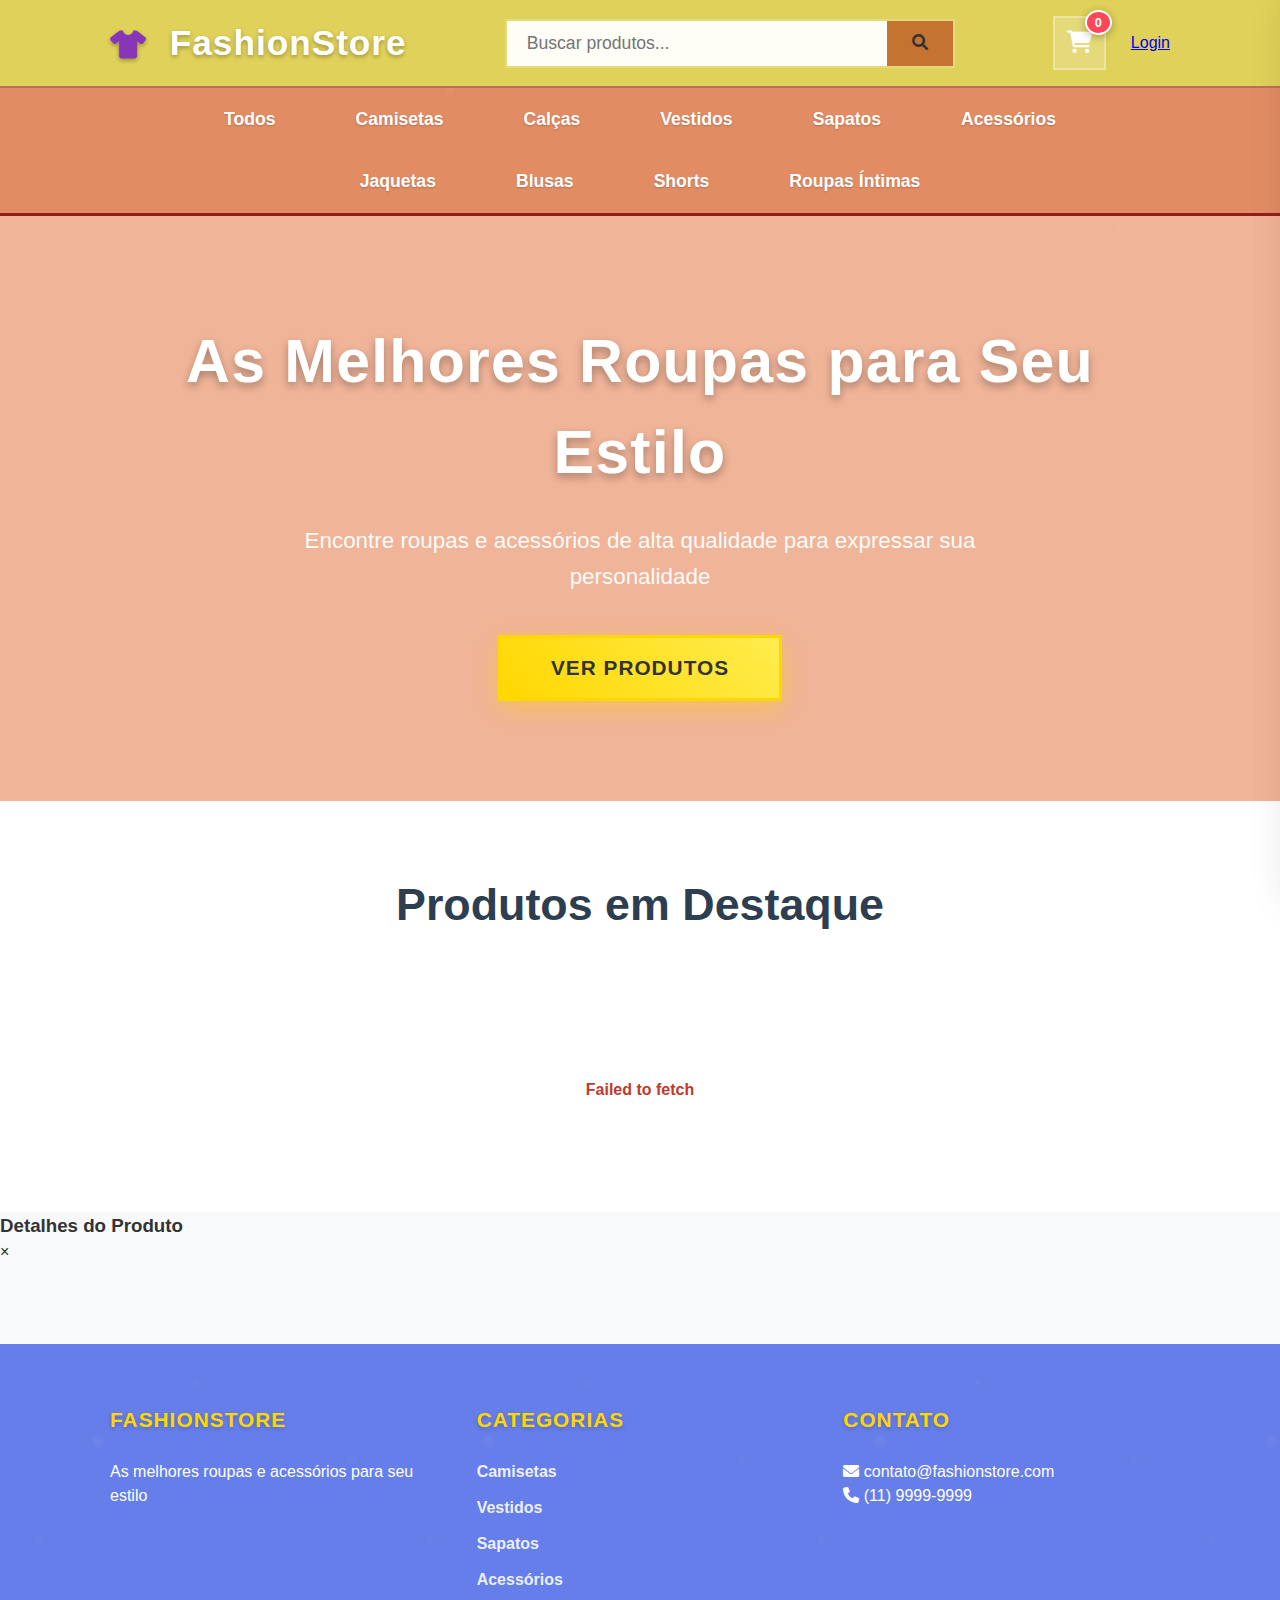
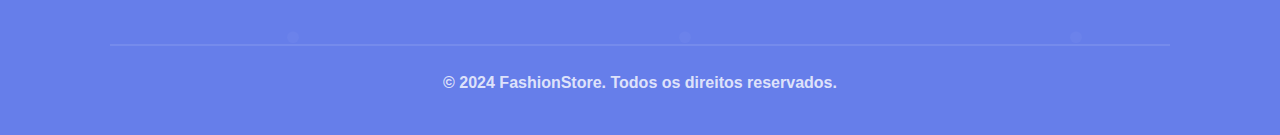
<file: index.html>
<!DOCTYPE html>
<html lang="pt-BR">
<head>
    <meta charset="UTF-8">
    <meta name="viewport" content="width=device-width, initial-scale=1.0">
    <link rel="stylesheet" href="./FrontEnd/css/style.css">
    <link href="https://cdnjs.cloudflare.com/ajax/libs/font-awesome/6.0.0/css/all.min.css" rel="stylesheet">
    <script src="./FrontEnd/js/app.js" defer></script>
    <title>FashionStore - Roupas e Acessórios</title>
</head>
<body>
    <!-- Header -->
    <header class="header">
        <div class="container">
            <div class="header-content">
                <div class="logo">
                    <h1><i class="fas fa-tshirt"></i> FashionStore</h1>
                </div>
                <div class="search-bar">
                    <input type="text" id="searchInput" placeholder="Buscar produtos...">
                    <button id="searchBtn"><i class="fas fa-search"></i></button>
                </div>
                <div class="header-actions">
                    <button id="cartBtn" class="cart-btn">
                        <i class="fas fa-shopping-cart"></i>
                        <span id="cartCount">0</span>
                    </button>
                    <div class="user-menu">
                        <a href="./FrontEnd/html/login.html" id="loginLink">Login</a>
                        <div id="userInfo" class="user-info" style="display: none;">
                            <span id="userName"></span>
                            <button id="logoutBtn">Sair</button>
                        </div>
                    </div>
                </div>
            </div>
        </div>
    </header>

    <!-- Navigation -->
    <nav class="nav">
        <div class="container">
            <ul class="nav-list">
                <li><a href="#" data-category="all">Todos</a></li>
                <li><a href="#" data-category="Camisetas">Camisetas</a></li>
                <li><a href="#" data-category="Calças">Calças</a></li>
                <li><a href="#" data-category="Vestidos">Vestidos</a></li>
                <li><a href="#" data-category="Sapatos">Sapatos</a></li>
                <li><a href="#" data-category="Acessórios">Acessórios</a></li>
                <li><a href="#" data-category="Jaquetas">Jaquetas</a></li>
                <li><a href="#" data-category="Blusas">Blusas</a></li>
                <li><a href="#" data-category="Shorts">Shorts</a></li>
                <li><a href="#" data-category="Roupas Íntimas">Roupas Íntimas</a></li>
            </ul>
        </div>
    </nav>

    <!-- Hero Section -->
    <section class="hero">
        <div class="container">
            <div class="hero-content">
                <h2>As Melhores Roupas para Seu Estilo</h2>
                <p>Encontre roupas e acessórios de alta qualidade para expressar sua personalidade</p>
                <button class="cta-btn" onclick="scrollToProducts()">Ver Produtos</button>
            </div>
        </div>
    </section>

    <!-- Products Section -->
    <section class="products" id="products">
        <div class="container">
            <h2 class="section-title">Produtos em Destaque</h2>
            <div class="products-grid" id="productsGrid">
                <!-- Products will be loaded here -->
            </div>
            <div class="loading" id="loading">Carregando produtos...</div>
            <div class="error" id="error" style="display: none;"></div>
        </div>
    </section>

    <!-- Cart Sidebar -->
    <div id="cartSidebar" class="cart-sidebar">
        <div class="cart-header">
            <h3>Carrinho</h3>
            <span class="cart-close">&times;</span>
        </div>
        <div class="cart-body" id="cartItems">
            <!-- Cart items will be loaded here -->
        </div>
        <div class="cart-footer">
            <div class="cart-total">
                <strong>Total: R$ <span id="cartTotal">0.00</span></strong>
            </div>
            <button id="checkoutBtn" class="checkout-btn">Finalizar</button>
        </div>
    </div>


    <!-- Product Details Modal -->
    <div id="productModal" class="modal">
        <div class="modal-content large-modal">
            <div class="modal-header">
                <h3 id="productModalTitle">Detalhes do Produto</h3>
                <span class="close">&times;</span>
            </div>
            <div class="modal-body" id="productDetails">
                <!-- Product details will be loaded here -->
            </div>
        </div>
    </div>

    <!-- Admin Panel (hidden by default) -->
    <div id="adminPanel" style="display: none;">
        <button id="adminBtn" class="admin-btn">Painel Admin</button>
    </div>

    <!-- Footer -->
    <footer class="footer">
        <div class="container">
            <div class="footer-content">
                <div class="footer-section">
                    <h4>FashionStore</h4>
                    <p>As melhores roupas e acessórios para seu estilo</p>
                </div>
                <div class="footer-section">
                    <h4>Categorias</h4>
                    <ul>
                        <li><a href="#" data-category="Camisetas">Camisetas</a></li>
                        <li><a href="#" data-category="Vestidos">Vestidos</a></li>
                        <li><a href="#" data-category="Sapatos">Sapatos</a></li>
                        <li><a href="#" data-category="Acessórios">Acessórios</a></li>
                    </ul>
                </div>
                <div class="footer-section">
                    <h4>Contato</h4>
                    <p><i class="fas fa-envelope"></i> contato@fashionstore.com</p>
                    <p><i class="fas fa-phone"></i> (11) 9999-9999</p>
                </div>
            </div>
            <div class="footer-bottom">
                <p>&copy; 2024 FashionStore. Todos os direitos reservados.</p>
            </div>
        </div>
    </footer>
</body>
</html>
</file>
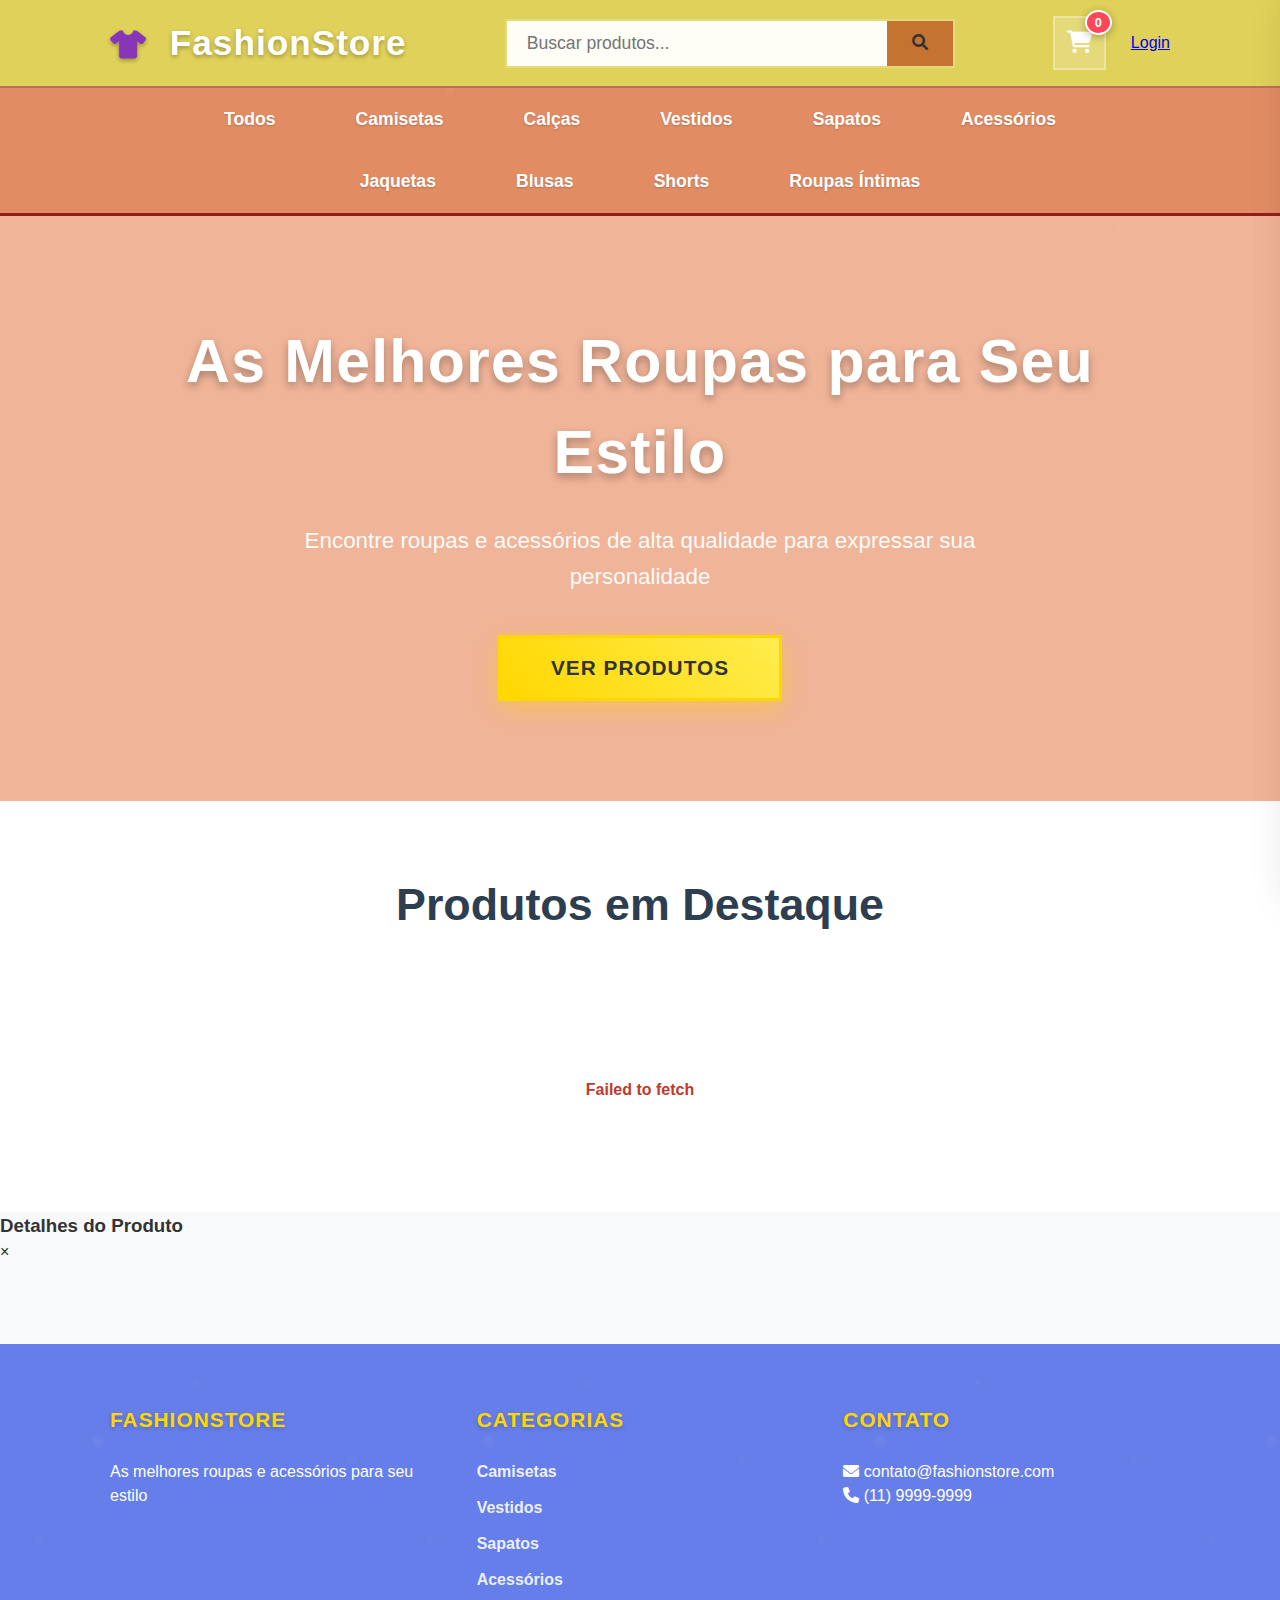
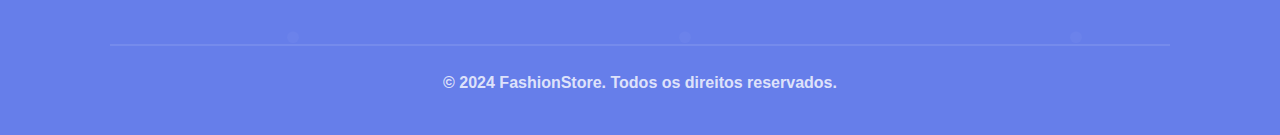
<file: FrontEnd/html/atualProd.html>
<!DOCTYPE html>
<html lang="pt-BR">

<head>
    <meta charset="UTF-8">
    <meta name="viewport" content="width=device-width, initial-scale=1.0">
    <link rel="stylesheet" href="../css/admin.css">
    <script src="../js/atualProduto.js" defer></script>
    <title>FashionStore Admin</title>
</head>

<body>
    <header class="admin-header">
        <div class="container">
            <div class="admin-header-content">
                <div class="admin-logo">
                    <h1><i class="fas fa-tshirt"></i> FashionStore Admin</h1>
                </div>
                <div class="admin-user-info">
                    <span id="adminUserName"></span>
                </div>
            </div>
        </div>
    </header>

    <nav class="admin-nav">
        <ul>
            <li><a href="./produto.html">Gestão Produto</a></li>
            <li><a href="./atualProd.html" class="active">Atualizar Produto</a></li>
            <li><a href="./delProd.html">Apagar Produto</a></li>
            <li><a href="./consultaProd.html">Consultar Produto</a></li>
            <li><a href="../../index.html">Voltar ao Site</a></li>
        </ul>
    </nav>

    <main class="admin-main">
        <div class="admin-container">
            <section class="admin-section">
                <h2><i class="fas fa-edit"></i> Atualizar Produto</h2>
                <form class="admin-form">
                    <div class="admin-form-group">
                        <label for="codProduto">Código do Produto *</label>
                        <input type="number" id="codProduto" required placeholder="Ex: 1">
                    </div>

                    <div class="admin-form-group">
                        <label for="nome">Nome do Produto *</label>
                        <input type="text" id="nome" required placeholder="Ex: Camiseta Básica Branca">
                    </div>

                    <div class="admin-form-group">
                        <label for="modelo">Modelo *</label>
                        <input type="text" id="modelo" required placeholder="Ex: M">
                    </div>

                    <div class="admin-form-group">
                        <label for="categoria">Categoria *</label>
                        <select id="categoria" required>
                            <option value="">Selecione uma categoria</option>
                            <option value="Camisetas">Camisetas</option>
                            <option value="Calças">Calças</option>
                            <option value="Vestidos">Vestidos</option>
                            <option value="Sapatos">Sapatos</option>
                            <option value="Acessórios">Acessórios</option>
                            <option value="Jaquetas">Jaquetas</option>
                            <option value="Blusas">Blusas</option>
                            <option value="Shorts">Shorts</option>
                            <option value="Roupas Íntimas">Roupas Íntimas</option>
                            <option value="Other">Outro</option>
                        </select>
                    </div>

                    <div class="admin-form-group">
                        <label for="marca">Marca *</label>
                        <input type="text" id="marca" required placeholder="Ex: Zara">
                    </div>

                    <div class="admin-form-group">
                        <label for="preco">Preço Unitário (R$) *</label>
                        <input type="number" id="preco" step="0.01" required placeholder="0.00">
                    </div>

                    <div class="admin-form-group">
                        <label for="imagem_url">URL da Imagem</label>
                        <input type="text" id="imagem_url" placeholder="https://exemplo.com/imagem.jpg">
                    </div>

                    <div class="admin-form-group admin-form-group-full">
                        <label for="descricao">Descrição</label>
                        <textarea id="descricao" rows="4" placeholder="Descrição detalhada do produto..."></textarea>
                    </div>

                    <div class="admin-form-group">
                        <label for="ativo">
                            <input type="checkbox" id="ativo" checked> Produto Ativo
                        </label>
                    </div>

                    <div class="admin-form-group">
                        <button type="submit" id="atualProd" class="admin-btn">
                            <i class="fas fa-save"></i> Atualizar Produto
                        </button>
                    </div>
                </form>
                <div id="resProd" class="admin-message"></div>
            </section>
        </div>
    </main>
</body>

</html>
</file>
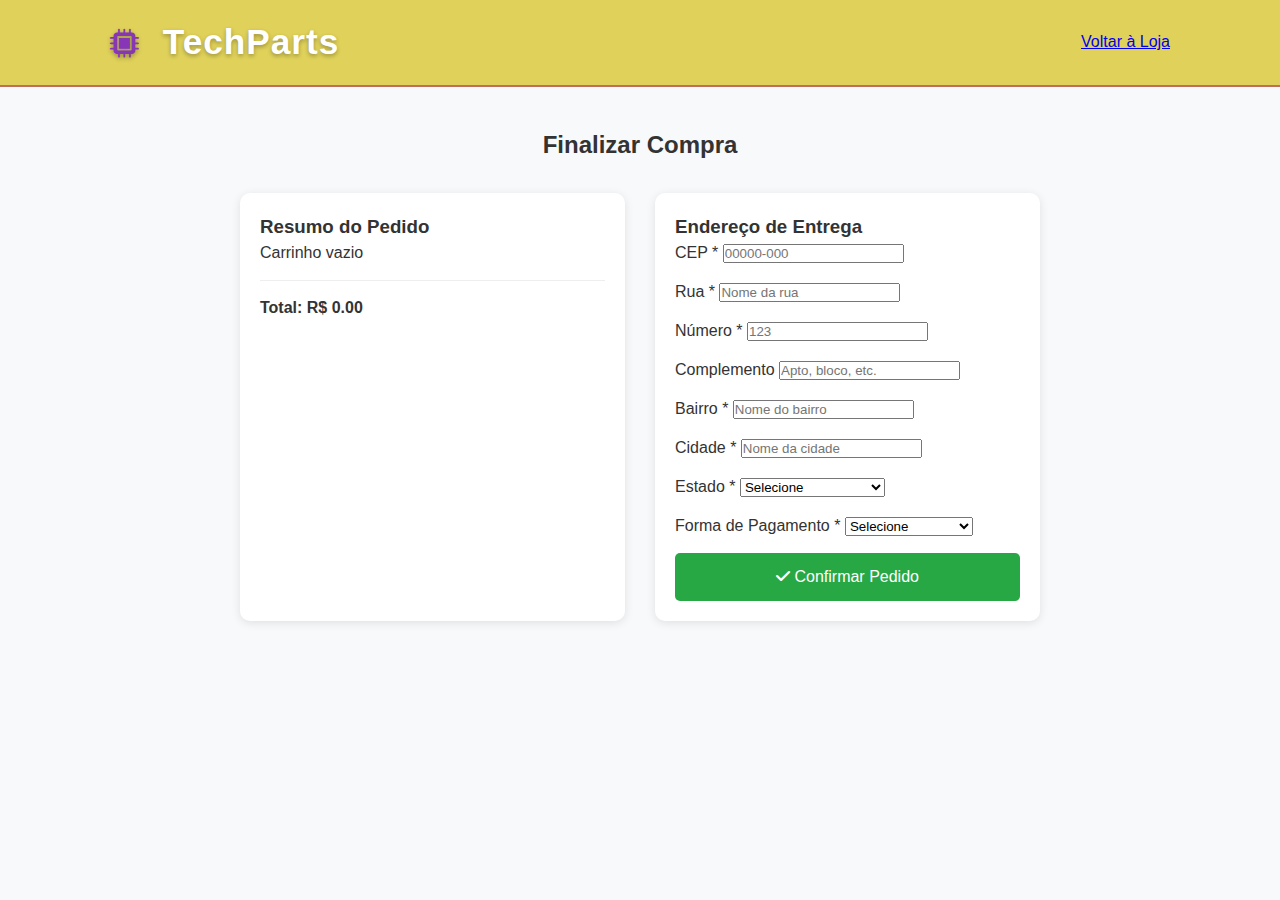
<file: FrontEnd/html/checkout.html>
<!DOCTYPE html>
<html lang="pt-BR">
<head>
    <meta charset="UTF-8">
    <meta name="viewport" content="width=device-width, initial-scale=1.0">
    <link rel="stylesheet" href="../css/style.css">
    <link href="https://cdnjs.cloudflare.com/ajax/libs/font-awesome/6.0.0/css/all.min.css" rel="stylesheet">
    <script src="../js/checkout.js" defer></script>
    <title>Finalizar Compra - TechParts</title>
</head>
<body>
    <header class="header">
        <div class="container">
            <div class="header-content">
                <div class="logo">
                    <h1><i class="fas fa-microchip"></i> TechParts</h1>
                </div>
                <div class="header-actions">
                    <a href="../../index.html" class="back-link">Voltar à Loja</a>
                </div>
            </div>
        </div>
    </header>

    <main style="padding: 40px 0; background: #f8f9fa;">
        <div class="container">
            <div style="max-width: 800px; margin: 0 auto;">
                <h2 style="text-align: center; margin-bottom: 30px;">Finalizar Compra</h2>

                <div style="display: grid; grid-template-columns: 1fr 1fr; gap: 30px;">
                    <!-- Order Summary -->
                    <div style="background: white; padding: 20px; border-radius: 10px; box-shadow: 0 2px 10px rgba(0,0,0,0.1);">
                        <h3>Resumo do Pedido</h3>
                        <div id="orderSummary">
                            <!-- Cart items will be loaded here -->
                        </div>
                        <div style="border-top: 1px solid #eee; padding-top: 15px; margin-top: 15px;">
                            <strong>Total: R$ <span id="checkoutTotal">0.00</span></strong>
                        </div>
                    </div>

                    <!-- Address Form -->
                    <div style="background: white; padding: 20px; border-radius: 10px; box-shadow: 0 2px 10px rgba(0,0,0,0.1);">
                        <h3>Endereço de Entrega</h3>
                        <form id="checkoutForm">
                            <div style="margin-bottom: 15px;">
                                <label for="cep">CEP *</label>
                                <input type="text" id="cep" required placeholder="00000-000">
                            </div>

                            <div style="margin-bottom: 15px;">
                                <label for="rua">Rua *</label>
                                <input type="text" id="rua" required placeholder="Nome da rua">
                            </div>

                            <div style="margin-bottom: 15px;">
                                <label for="numero">Número *</label>
                                <input type="text" id="numero" required placeholder="123">
                            </div>

                            <div style="margin-bottom: 15px;">
                                <label for="complemento">Complemento</label>
                                <input type="text" id="complemento" placeholder="Apto, bloco, etc.">
                            </div>

                            <div style="margin-bottom: 15px;">
                                <label for="bairro">Bairro *</label>
                                <input type="text" id="bairro" required placeholder="Nome do bairro">
                            </div>

                            <div style="margin-bottom: 15px;">
                                <label for="cidade">Cidade *</label>
                                <input type="text" id="cidade" required placeholder="Nome da cidade">
                            </div>

                            <div style="margin-bottom: 15px;">
                                <label for="estado">Estado *</label>
                                <select id="estado" required>
                                    <option value="">Selecione</option>
                                    <option value="AC">Acre</option>
                                    <option value="AL">Alagoas</option>
                                    <option value="AP">Amapá</option>
                                    <option value="AM">Amazonas</option>
                                    <option value="BA">Bahia</option>
                                    <option value="CE">Ceará</option>
                                    <option value="DF">Distrito Federal</option>
                                    <option value="ES">Espírito Santo</option>
                                    <option value="GO">Goiás</option>
                                    <option value="MA">Maranhão</option>
                                    <option value="MT">Mato Grosso</option>
                                    <option value="MS">Mato Grosso do Sul</option>
                                    <option value="MG">Minas Gerais</option>
                                    <option value="PA">Pará</option>
                                    <option value="PB">Paraíba</option>
                                    <option value="PR">Paraná</option>
                                    <option value="PE">Pernambuco</option>
                                    <option value="PI">Piauí</option>
                                    <option value="RJ">Rio de Janeiro</option>
                                    <option value="RN">Rio Grande do Norte</option>
                                    <option value="RS">Rio Grande do Sul</option>
                                    <option value="RO">Rondônia</option>
                                    <option value="RR">Roraima</option>
                                    <option value="SC">Santa Catarina</option>
                                    <option value="SP">São Paulo</option>
                                    <option value="SE">Sergipe</option>
                                    <option value="TO">Tocantins</option>
                                </select>
                            </div>

                            <div style="margin-bottom: 15px;">
                                <label for="pagamento">Forma de Pagamento *</label>
                                <select id="pagamento" required>
                                    <option value="">Selecione</option>
                                    <option value="cartao">Cartão de Crédito</option>
                                    <option value="boleto">Boleto Bancário</option>
                                    <option value="pix">PIX</option>
                                </select>
                            </div>

                            <button type="submit" style="width: 100%; background: #28a745; color: white; border: none; padding: 15px; border-radius: 5px; cursor: pointer; font-size: 1rem;">
                                <i class="fas fa-check"></i> Confirmar Pedido
                            </button>
                        </form>
                        <div id="checkoutMessage"></div>
                    </div>
                </div>
            </div>
        </div>
    </main>
</body>
</html>
</file>
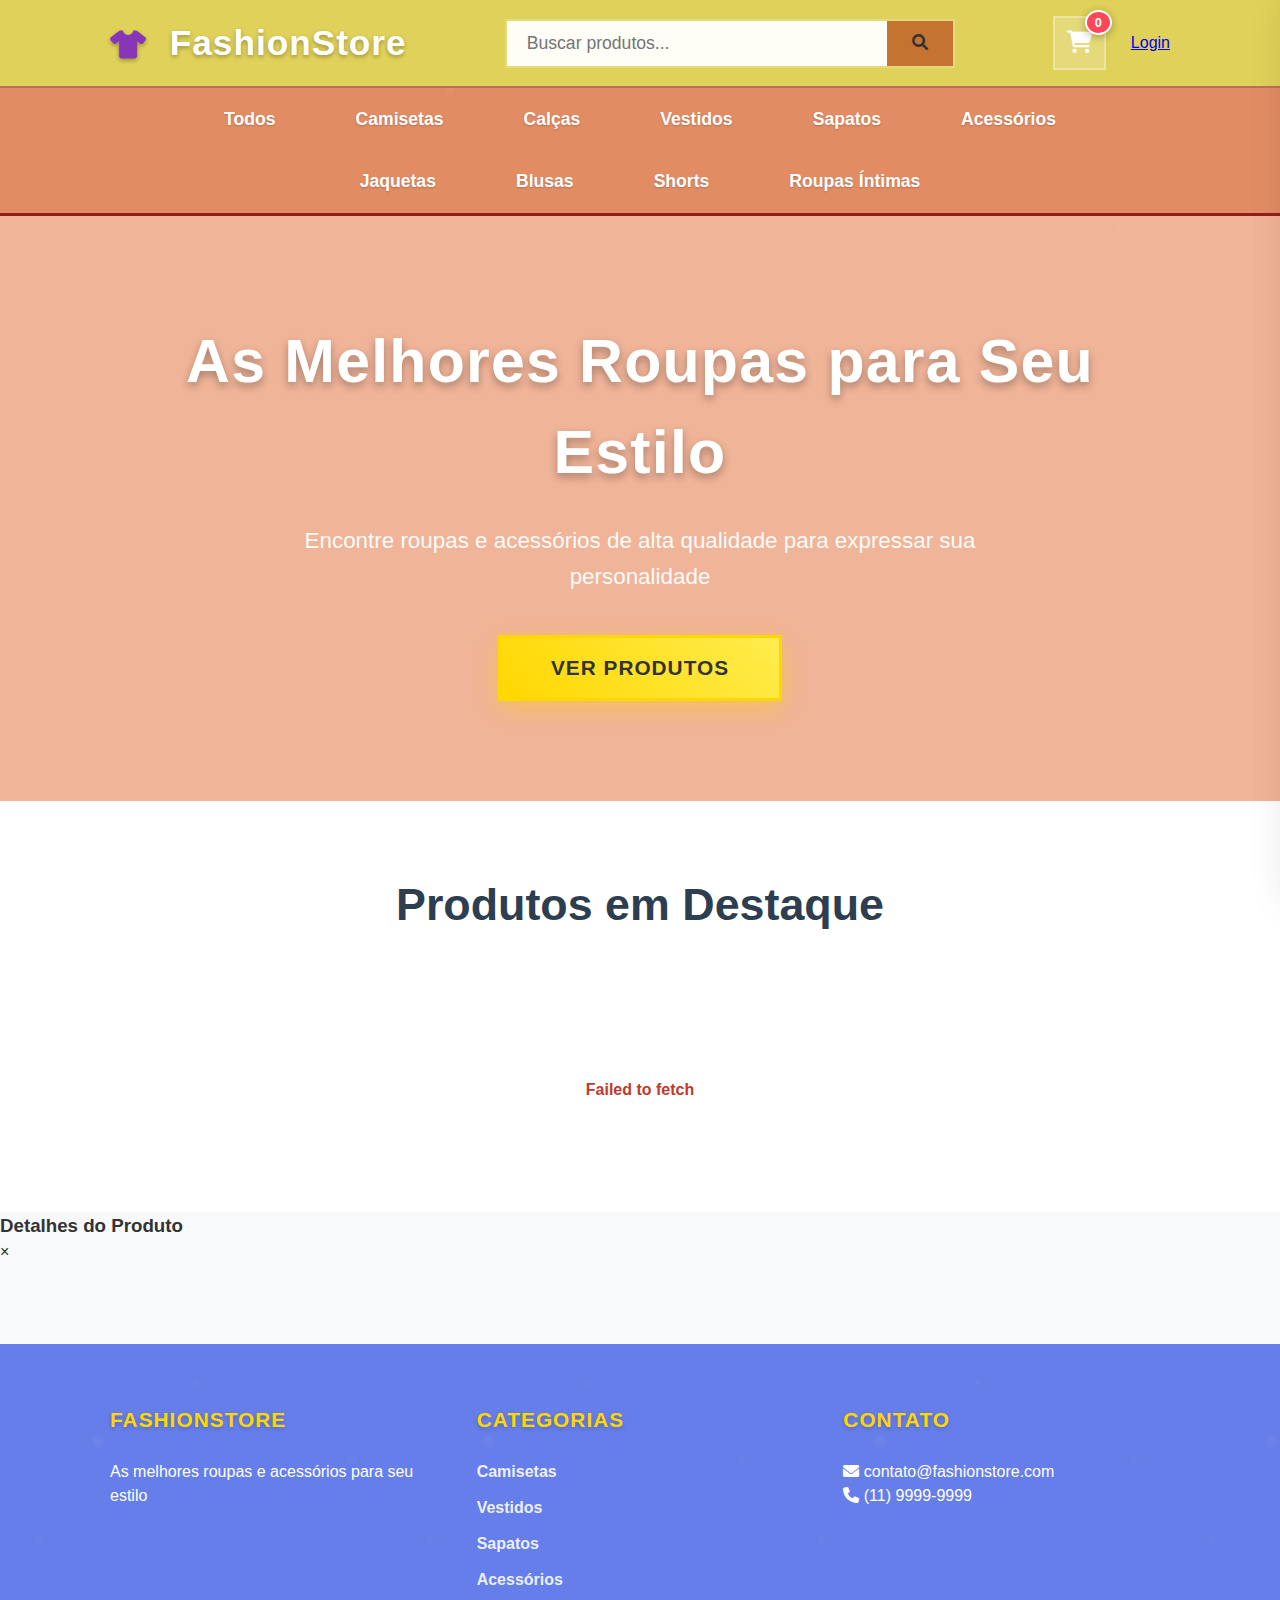
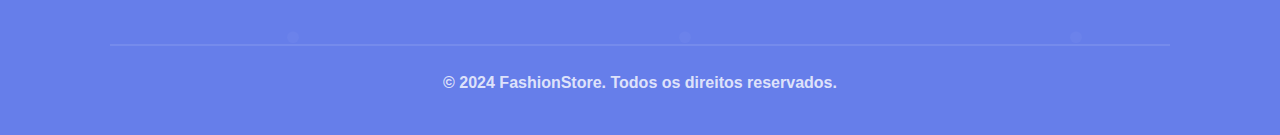
<file: FrontEnd/html/consultaProd.html>
<!DOCTYPE html>
<html lang="pt-BR">

<head>
    <meta charset="UTF-8">
    <meta name="viewport" content="width=device-width, initial-scale=1.0">
    <link rel="stylesheet" href="../css/admin.css">
    <script src="../js/consProduto.js" defer></script>
    <title>FashionStore Admin</title>
</head>

<body>
    <header class="admin-header">
        <div class="container">
            <div class="admin-header-content">
                <div class="admin-logo">
                    <h1><i class="fas fa-search"></i> TechParts Admin</h1>
                </div>
                <div class="admin-user-info">
                    <span id="adminUserName"></span>
                </div>
            </div>
        </div>
    </header>

    <nav class="admin-nav">
        <ul>
            <li><a href="./produto.html">Gestão Produto</a></li>
            <li><a href="./atualProd.html">Atualizar Produto</a></li>
            <li><a href="./delProd.html">Apagar Produto</a></li>
            <li><a href="./consultaProd.html" class="active">Consultar Produto</a></li>
            <li><a href="../index.html">Voltar ao Site</a></li>
        </ul>
    </nav>

    <main class="admin-main">
        <div class="admin-container">
            <section class="admin-section">
                <h2><i class="fas fa-search"></i> Consultar Produto</h2>
                <form class="admin-form">
                    <div class="admin-form-group">
                        <label for="nome">Nome do Produto *</label>
                        <input type="text" id="nome" required placeholder="Digite o nome exato do produto">
                    </div>

                    <div class="admin-form-group">
                        <button type="submit" id="consProd" class="admin-btn">
                            <i class="fas fa-search"></i> Consultar Produto
                        </button>
                    </div>
                </form>
                <div id="resProd" class="admin-message"></div>
            </section>
        </div>
    </main>
</body>

</html>
</file>
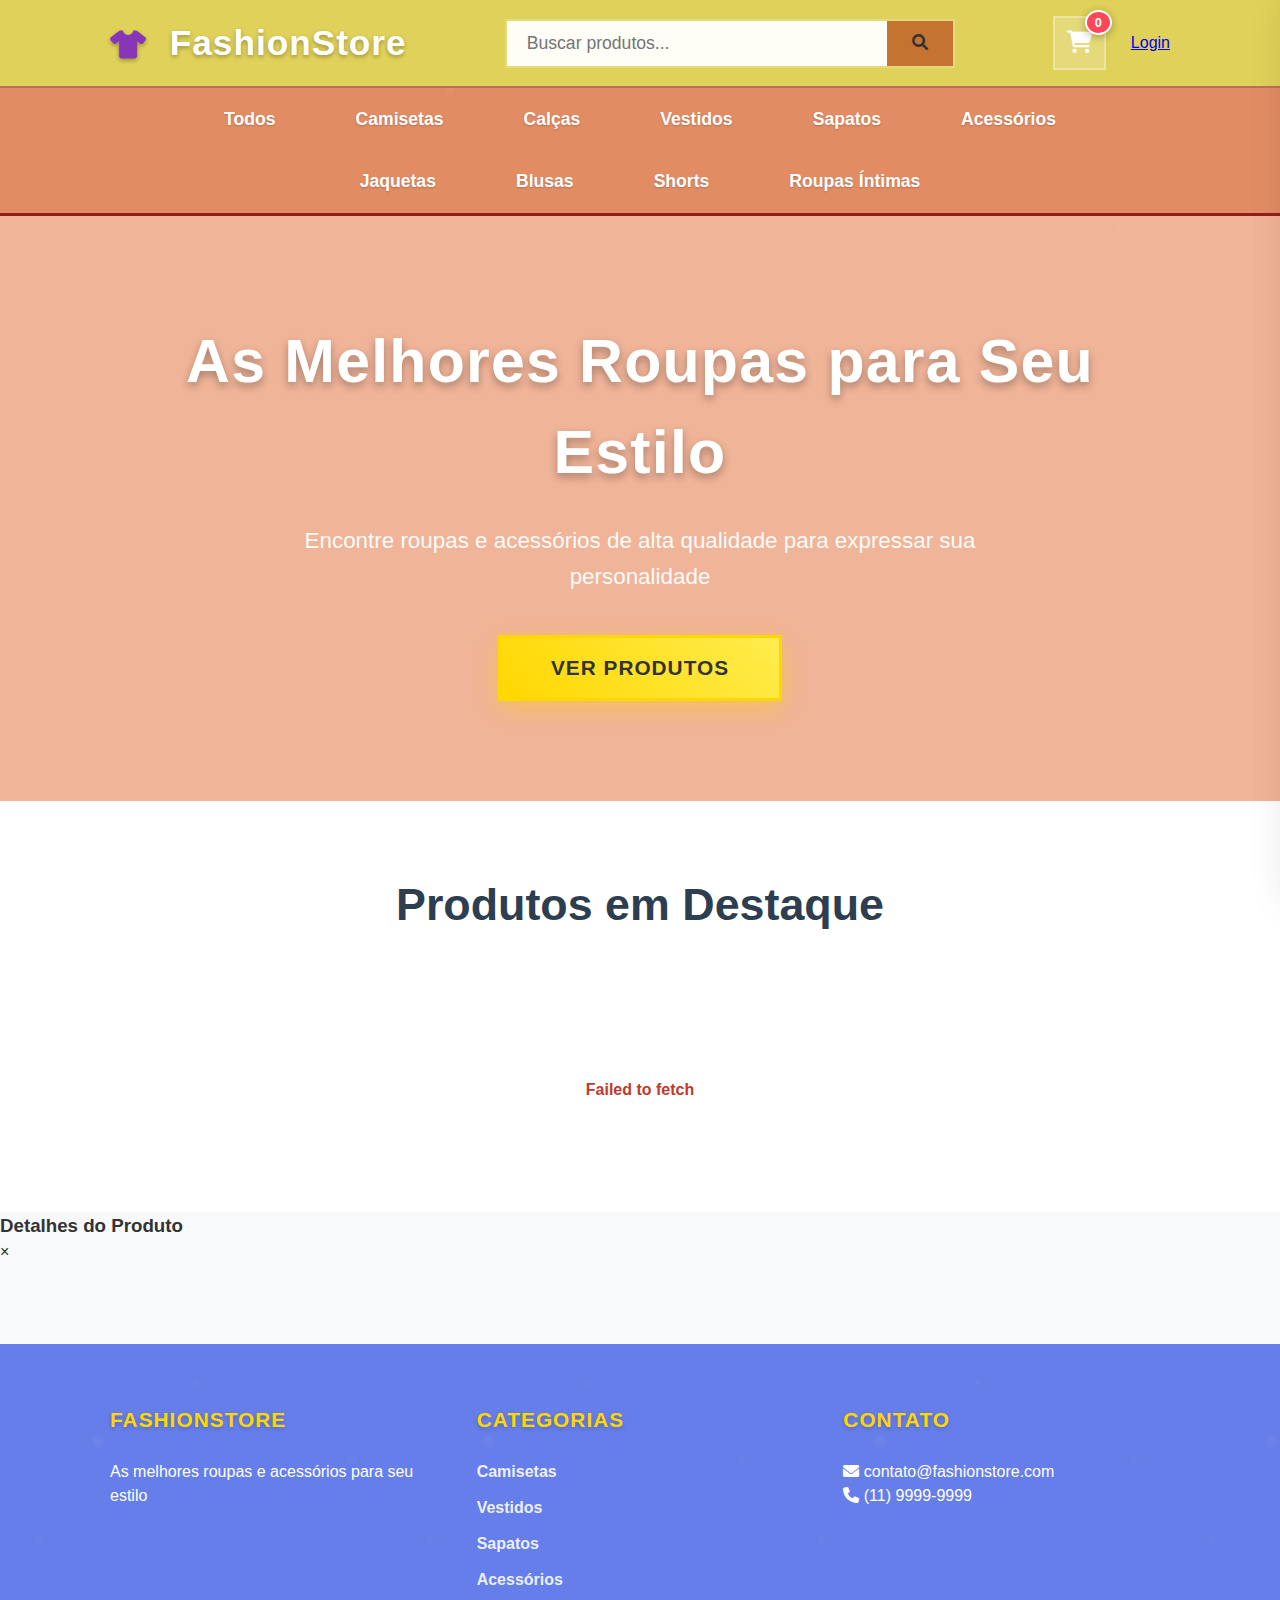
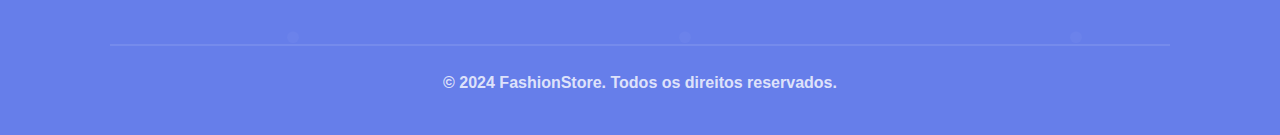
<file: FrontEnd/html/estoque.html>
<!DOCTYPE html>
<html lang="pt-BR">

<head>
    <meta charset="UTF-8">
    <meta name="viewport" content="width=device-width, initial-scale=1.0">
    <link rel="stylesheet" href="../css/admin.css">
    <script src="../js/cadEstoque.js" defer></script>
    <title>FashionStore Admin</title>
</head>

<body>
    <header class="admin-header">
        <div class="container">
            <h1><i class="fas fa-warehouse"></i> TechParts Admin</h1>
        </div>
    </header>

    <nav class="admin-nav">
        <ul>
            <li><a href="./estoque.html" class="active">Estoque</a></li>
            <li><a href="./listEstoq.html">Listar Estoque</a></li>
            <li><a href="../../index.html">Voltar ao Site</a></li>
        </ul>
    </nav>

    <main class="admin-main">
        <div class="admin-container">
            <section class="admin-section">
                <h2><i class="fas fa-plus-circle"></i> Cadastrar Movimento de Estoque</h2>
                <form class="admin-form">
                    <div class="admin-form-group">
                        <label for="idUsuario">Código do Usuário *</label>
                        <input type="text" id="idUsuario" required placeholder="Ex: 1">
                    </div>

                    <div class="admin-form-group">
                        <label for="idProduto">Código do Produto *</label>
                        <input type="text" id="idProduto" required placeholder="Ex: 1">
                    </div>

                    <div class="admin-form-group">
                        <label for="data">Data do Movimento *</label>
                        <input type="date" id="data" required>
                    </div>

                    <div class="admin-form-group">
                        <label for="tipo">Tipo de Movimento *</label>
                        <select id="tipo" required>
                            <option value="ENTRADA">Entrada</option>
                            <option value="SAIDA">Saída</option>
                        </select>
                    </div>

                    <div class="admin-form-group">
                        <label for="qtdeMov">Quantidade *</label>
                        <input type="number" id="qtdeMov" required placeholder="Ex: 10">
                    </div>

                    <div class="admin-form-group">
                        <button type="submit" id="cadEstoq" class="admin-btn">
                            <i class="fas fa-save"></i> Cadastrar Movimento
                        </button>
                    </div>
                </form>
                <div id="resEst" class="admin-message"></div>
            </section>

            <section class="admin-section">
                <h2><i class="fas fa-list"></i> Movimentos Recentes</h2>
                <div class="admin-table-container">
                    <div id="resTabela"></div>
                </div>
            </section>
        </div>
    </main>
</body>

</html>
</file>
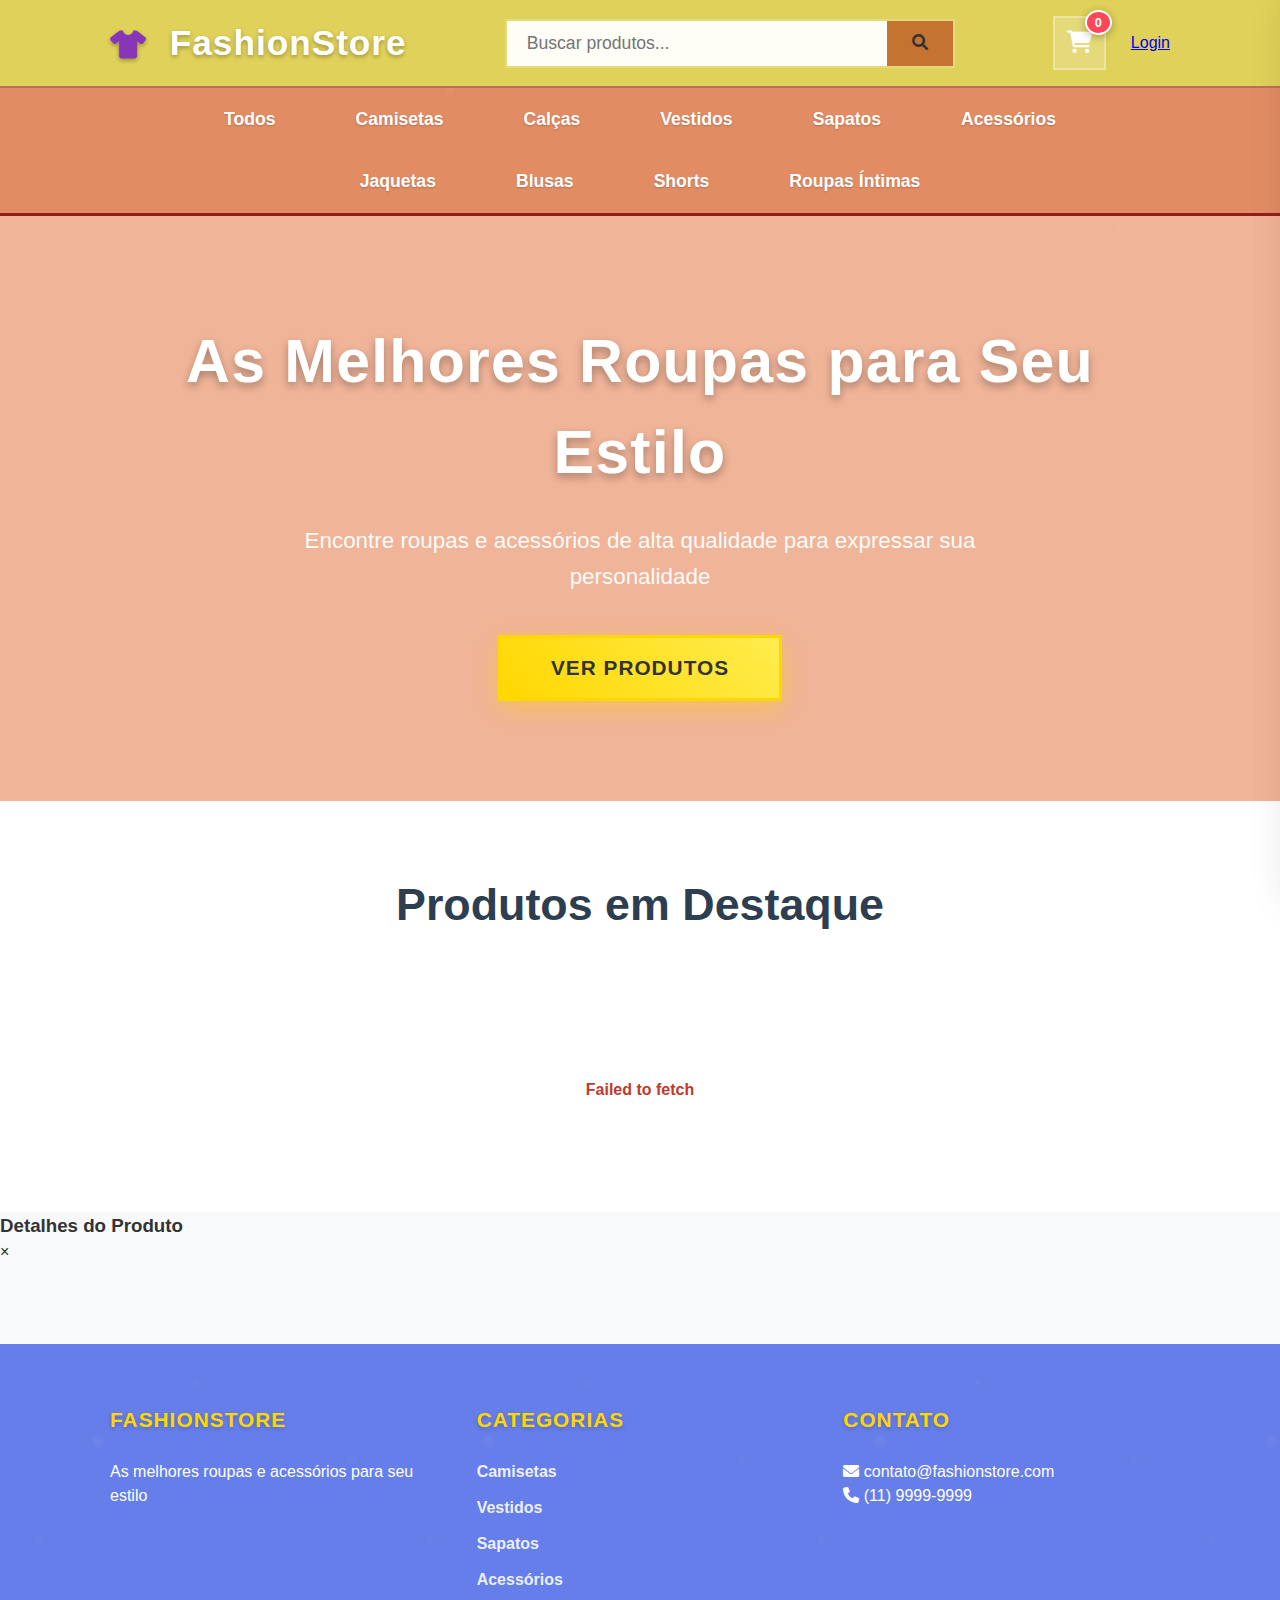
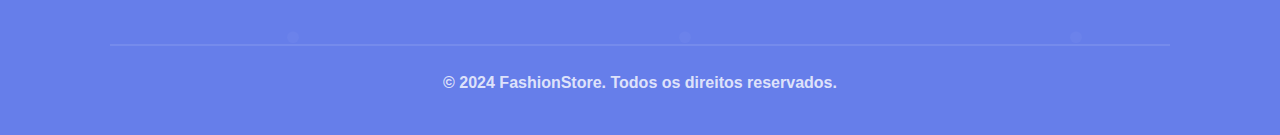
<file: FrontEnd/html/listEstoq.html>
<!DOCTYPE html>
<html lang="pt-BR">

<head>
    <meta charset="UTF-8">
    <meta name="viewport" content="width=device-width, initial-scale=1.0">
    <link rel="stylesheet" href="../css/admin.css">
    <script src="../js/listEstoque.js" defer></script>
    <title>FashionStore Admin</title>
</head>

<body>
    <header>
        <nav>
            <a href="./estoque.html">Estoque</a>
            <a href="./listEstoq.html">Listar Estoque</a>
            <a href="../../index.html">voltar</a>
        </nav>
    </header>
    <main>
        <h1>Listagem do Estoque</h1>
        <br>
         
        <label for="listEstoq">Listagem do movimento do estoque</label><br>
        <button id="listEstoq">Listar</button>
        <br><br>
        <div class="tabela">
            <div id="resTabela"></div>
        </div>
        <br><br>
    </main>
</body>

</html>
</file>
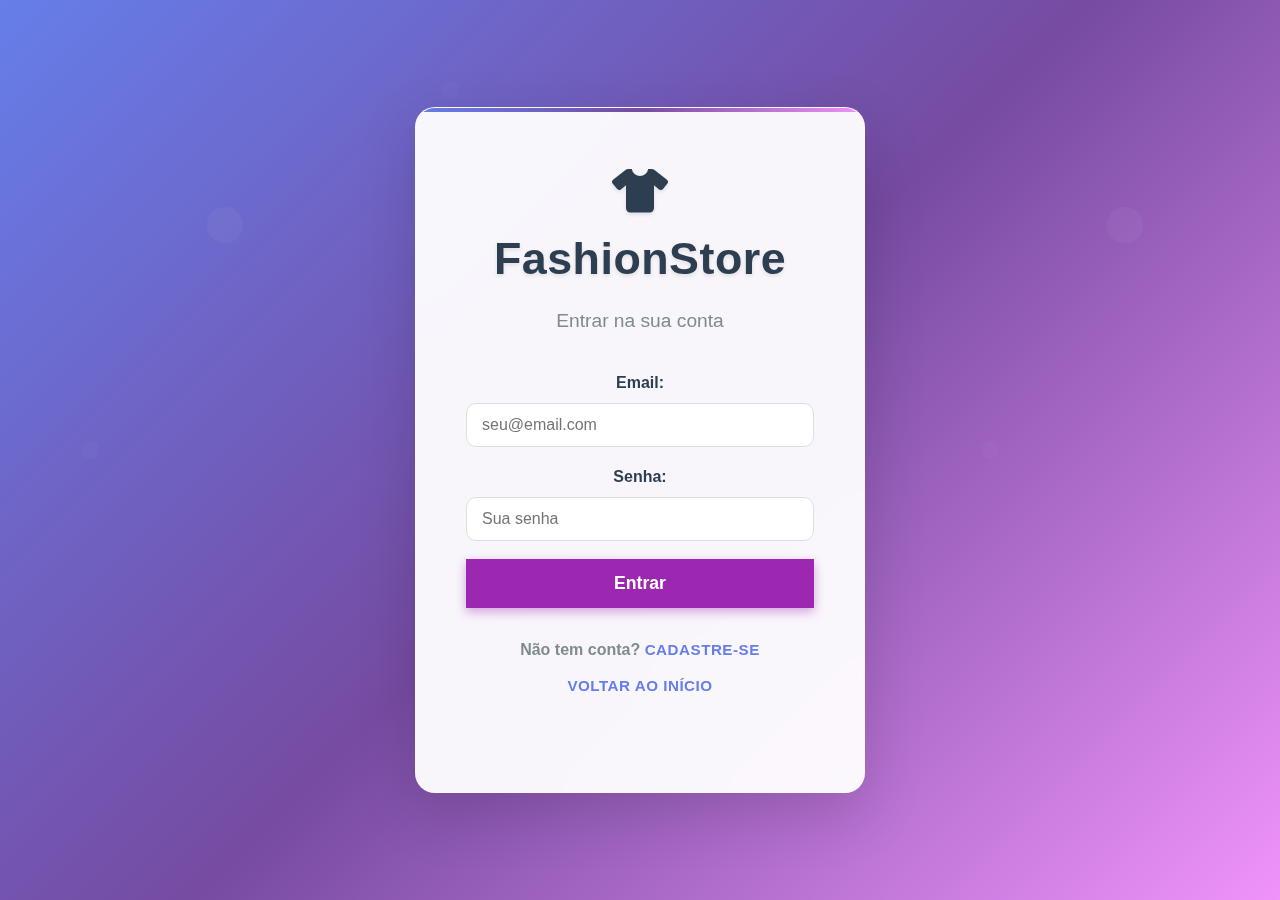
<file: FrontEnd/html/login.html>
<!DOCTYPE html>
<html lang="pt-BR">
<head>
    <meta charset="UTF-8">
    <meta name="viewport" content="width=device-width, initial-scale=1.0">
    <link rel="stylesheet" href="./../css/style.css">
    <link href="https://cdnjs.cloudflare.com/ajax/libs/font-awesome/6.0.0/css/all.min.css" rel="stylesheet">
    <script src="../js/login.js" defer></script>
    <title>Login - TechParts</title>
</head>
<body>
    <div class="auth-container">
        <div class="auth-card">
            <div class="auth-header">
                <h1><i class="fas fa-tshirt"></i> FashionStore</h1>
                <p>Entrar na sua conta</p>
            </div>

            <form id="loginForm" class="auth-form">
                <div class="form-group">
                    <label for="email">Email:</label>
                    <input type="email" id="email" required placeholder="seu@email.com">
                </div>

                <div class="form-group">
                    <label for="senha">Senha:</label>
                    <input type="password" id="senha" required placeholder="Sua senha">
                </div>

                <button type="submit" class="btn-primary">Entrar</button>
            </form>

            <div class="auth-links">
                <p>Não tem conta? <a href="register.html">Cadastre-se</a></p>
                <p><a href="../../index.html">Voltar ao início</a></p>
            </div>

            <div id="resLogin" class="message"></div>
        </div>
    </div>
</body>
</html>
</file>
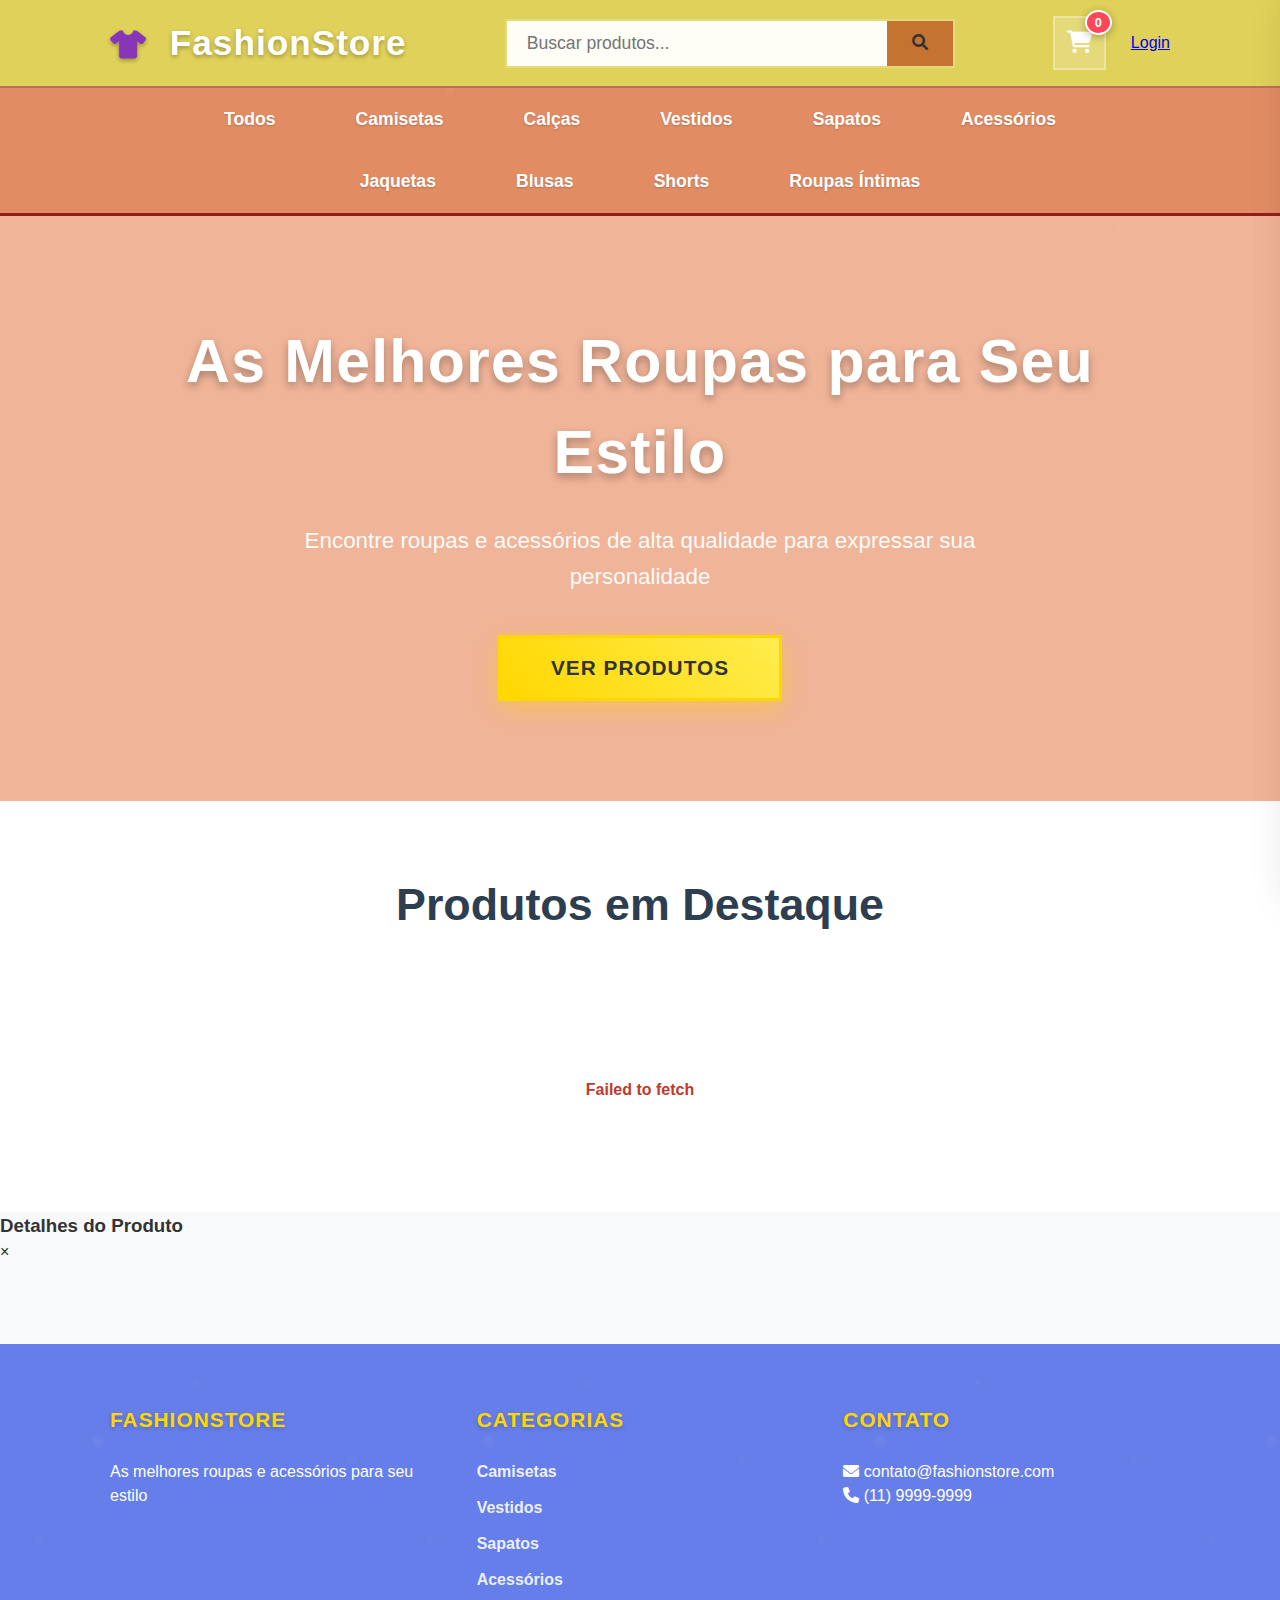
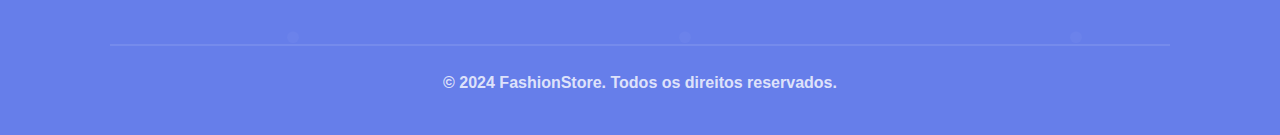
<file: FrontEnd/html/produto.html>
<!DOCTYPE html>
<html lang="pt-BR">

<head>
    <meta charset="UTF-8">
    <meta name="viewport" content="width=device-width, initial-scale=1.0">
    <link rel="stylesheet" href="../css/admin.css">
    <script src="../js/cadProduto.js" defer></script>
    <title>FashionStore Admin</title>
</head>

<body>
    <header class="admin-header">
        <div class="container">
            <div class="admin-header-content">
                <div class="admin-logo">
                    <h1><i class="fas fa-tshirt"></i> FashionStore Admin</h1>
                </div>
                <div class="admin-user-info">
                    <span id="adminUserName"></span>
                </div>
            </div>
        </div>
    </header>

    <nav class="admin-nav">
        <ul>
            <li><a href="./produto.html" class="active">Gestão Produto</a></li>
            <li><a href="./atualProd.html">Atualizar Produto</a></li>
            <li><a href="./delProd.html">Apagar Produto</a></li>
            <li><a href="./consultaProd.html">Consultar Produto</a></li>
            <li><a href="../index.html">Voltar ao Site</a></li>
        </ul>
    </nav>

    <main class="admin-main">
        <div class="admin-container">
            <section class="admin-section">
                <h2><i class="fas fa-plus-circle"></i> Cadastrar Novo Produto</h2>
                <form class="admin-form">
                    <div class="admin-form-group">
                        <label for="nome">Nome do Produto *</label>
                        <input type="text" id="nome" required placeholder="Ex: Camiseta Básica Branca">
                    </div>

                    <div class="admin-form-group">
                        <label for="modelo">Modelo *</label>
                        <input type="text" id="modelo" required placeholder="Ex: M">
                    </div>

                    <div class="admin-form-group">
                        <label for="categoria">Categoria *</label>
                        <select id="categoria" required>
                            <option value="">Selecione uma categoria</option>
                            <option value="Camisetas">Camisetas</option>
                            <option value="Calças">Calças</option>
                            <option value="Vestidos">Vestidos</option>
                            <option value="Sapatos">Sapatos</option>
                            <option value="Acessórios">Acessórios</option>
                            <option value="Jaquetas">Jaquetas</option>
                            <option value="Blusas">Blusas</option>
                            <option value="Shorts">Shorts</option>
                            <option value="Roupas Íntimas">Roupas Íntimas</option>
                            <option value="Other">Outro</option>
                        </select>
                    </div>

                    <div class="admin-form-group">
                        <label for="marca">Marca *</label>
                        <input type="text" id="marca" required placeholder="Ex: Zara">
                    </div>

                    <div class="admin-form-group">
                        <label for="preco">Preço Unitário (R$) *</label>
                        <input type="number" id="preco" step="0.01" required placeholder="0.00">
                    </div>

                    <div class="admin-form-group">
                        <label for="imagem_url">URL da Imagem</label>
                        <input type="text" id="imagem_url" placeholder="https://exemplo.com/imagem.jpg">
                    </div>

                    <div class="admin-form-group admin-form-group-full">
                        <label for="descricao">Descrição</label>
                        <textarea id="descricao" rows="4" placeholder="Descrição detalhada do produto..."></textarea>
                    </div>

                    <div class="admin-form-group admin-form-group-full">
                        <button type="submit" id="cadProd" class="admin-btn">
                            <i class="fas fa-save"></i> Cadastrar Produto
                        </button>
                    </div>
                </form>
                <div id="resProd" class="admin-message"></div>
            </section>

            <section class="admin-section">
                <h2><i class="fas fa-list"></i> Produtos Cadastrados</h2>
                <div class="admin-table-container">
                    <div id="resTabela"></div>
                </div>
            </section>
        </div>
    </main>
</body>

</html>
</file>
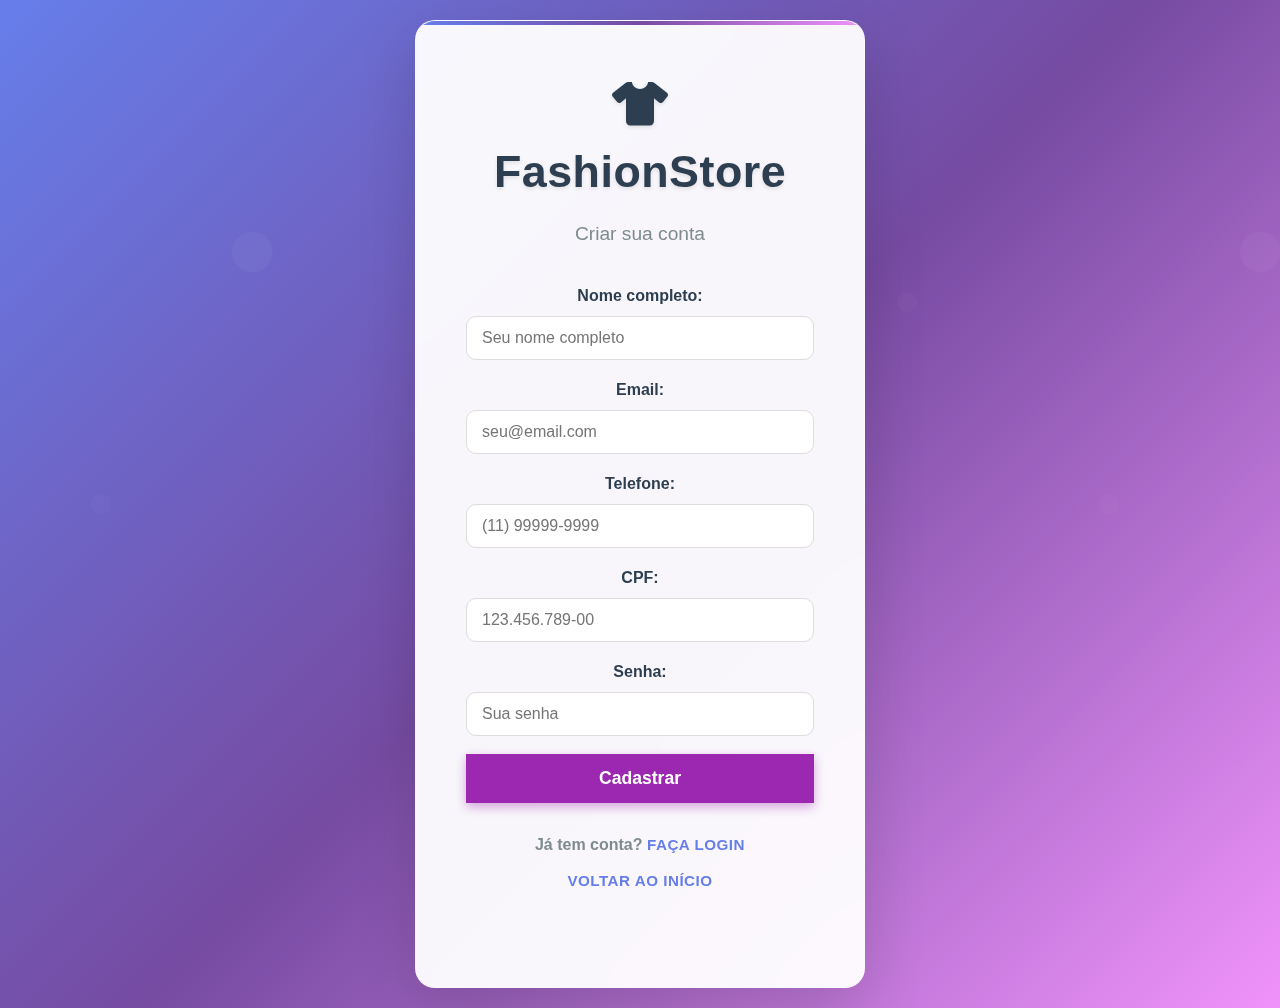
<file: FrontEnd/html/register.html>
<!DOCTYPE html>
<html lang="pt-BR">
<head>
    <meta charset="UTF-8">
    <meta name="viewport" content="width=device-width, initial-scale=1.0">
    <link rel="stylesheet" href="./../css/style.css">
    <link href="https://cdnjs.cloudflare.com/ajax/libs/font-awesome/6.0.0/css/all.min.css" rel="stylesheet">
    <script src="../js/register.js" defer></script>
    <title>Cadastro - TechParts</title>
</head>
<body>
    <div class="auth-container">
        <div class="auth-card">
            <div class="auth-header">
                <h1><i class="fas fa-tshirt"></i> FashionStore</h1>
                <p>Criar sua conta</p>
            </div>

            <form id="registerForm" class="auth-form">
                <div class="form-group">
                    <label for="nome">Nome completo:</label>
                    <input type="text" id="nome" required placeholder="Seu nome completo">
                </div>

                <div class="form-group">
                    <label for="email">Email:</label>
                    <input type="email" id="email" required placeholder="seu@email.com">
                </div>

                <div class="form-group">
                    <label for="telefone">Telefone:</label>
                    <input type="tel" id="telefone" required placeholder="(11) 99999-9999">
                </div>

                <div class="form-group">
                    <label for="cpf">CPF:</label>
                    <input type="text" id="cpf" required placeholder="123.456.789-00">
                </div>

                <div class="form-group">
                    <label for="senha">Senha:</label>
                    <input type="password" id="senha" required placeholder="Sua senha">
                </div>

                <button type="submit" class="btn-primary">Cadastrar</button>
            </form>

            <div class="auth-links">
                <p>Já tem conta? <a href="login.html">Faça login</a></p>
                <p><a href="index.html">Voltar ao início</a></p>
            </div>

            <div id="resRegister" class="message"></div>
        </div>
    </div>
</body>
</html>
</file>
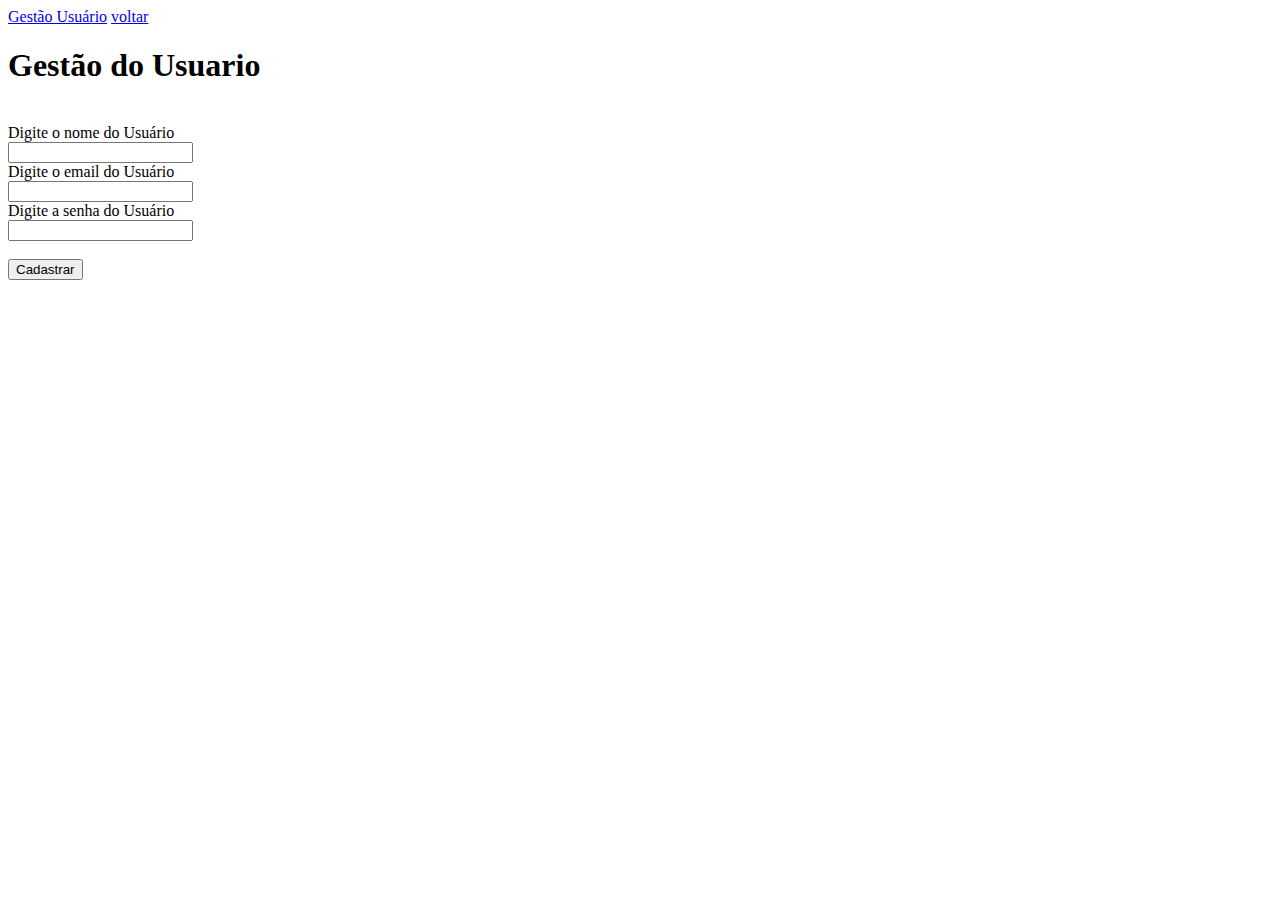
<file: FrontEnd/html/usuario.html>
<!DOCTYPE html>
<html lang="pt-BR">

<head>
    <meta charset="UTF-8">
    <meta name="viewport" content="width=device-width, initial-scale=1.0">
    <link rel="stylesheet" href="../css/admin.css">
    <script src="../js/cadUser.js"defer></script>
    <title>Sistema</title>
</head>

<body>
    <header>
        <nav>
            <a href="./usuario.html">Gestão Usuário</a>
            <a href="../../index.html">voltar</a>
        </nav>
    </header>
    <main>
        <h1>Gestão do Usuario</h1>
        <br>
        <form>
            <label for="nome">Digite o nome do Usuário</label><br>
            <input type="text" id="nome"><br>
            <label for="email">Digite o email do Usuário</label><br>
            <input type="text" id="email"><br>
            <label for="senha">Digite a senha do Usuário</label><br>
            <input type="text" id="senha"><br>
            <br>
            <button id="cadUsuario" type="submit">Cadastrar</button>
        </form>
        <div id="resUsuario"></div>
    </main>
</body>

</html>
</file>
<file: FrontEnd/css/admin.css>
/* Admin Pages - Modernized Style */
.admin-header {
    background: #34495e;
    color: #ecf0f1;
    padding: 1.2rem 0;
    box-shadow: 0 4px 10px rgba(0,0,0,0.15);
}

.admin-header-content {
    display: flex;
    justify-content: space-between;
    align-items: center;
    flex-wrap: wrap;
}

.admin-logo h1 {
    font-size: 2rem;
    font-weight: 900;
    margin: 0;
    letter-spacing: 1.5px;
    color: #e67e22;
}

.admin-logo i {
    margin-right: 12px;
    color: #e67e22;
}

.admin-user-info {
    font-weight: 700;
    font-size: 1.15rem;
    color: #ecf0f1;
}

.admin-user-info span {
    color: #f39c12;
}

.admin-nav {
    background: #ecf0f1;
    border-bottom: 1px solid #dcdde1;
    box-shadow: 0 2px 6px rgba(0,0,0,0.05);
}

.admin-nav ul {
    display: flex;
    list-style: none;
    justify-content: center;
    margin: 0;
    padding: 0;
}

.admin-nav li {
    margin: 0 15px;
}

.admin-nav a {
    display: block;
    padding: 18px 25px;
    color: #34495e;
    text-decoration: none;
    font-weight: 700;
    border-radius: 10px;
    transition: background 0.3s ease, color 0.3s ease;
}

.admin-nav a:hover,
.admin-nav a.active {
    background: #e67e22;
    color: white;
}

.admin-main {
    padding: 50px 0;
    background: #f9f9f9;
    min-height: calc(100vh - 220px);
}

.admin-container {
    max-width: 1100px;
    margin: 0 auto;
    padding: 0 25px;
}

.admin-section {
    background: white;
    border-radius: 15px;
    box-shadow: 0 10px 25px rgba(0,0,0,0.12);
    padding: 40px;
    margin-bottom: 40px;
}

.admin-section h2 {
    color: #2c3e50;
    margin-bottom: 25px;
    font-size: 2rem;
    font-weight: 900;
    letter-spacing: 0.05em;
}

.admin-form {
    display: grid;
    grid-template-columns: repeat(auto-fit, minmax(320px, 1fr));
    gap: 25px;
}

.admin-form-group-full {
    grid-column: 1 / -1;
}

.admin-form-group {
    margin-bottom: 0;
}

.admin-form-group label {
    display: block;
    margin-bottom: 10px;
    font-weight: 700;
    color: #34495e;
}

.admin-form-group input,
.admin-form-group textarea,
.admin-form-group select {
    width: 100%;
    padding: 14px 18px;
    border: 2.5px solid #dcdde1;
    border-radius: 15px;
    font-size: 1.05rem;
    transition: border-color 0.3s ease, box-shadow 0.3s ease;
    font-family: 'Helvetica Neue', Helvetica, Arial, sans-serif;
    color: #2c3e50;
    background-color: white;
}

.admin-form-group input:focus,
.admin-form-group textarea:focus,
.admin-form-group select:focus {
    outline: none;
    border-color: #e67e22;
    box-shadow: 0 0 10px #e67e22aa;
}

.admin-form-group textarea {
    resize: vertical;
    min-height: 100px;
}

.admin-btn {
    background: #e67e22;
    color: white;
    border: none;
    padding: 15px 40px;
    border-radius: 15px;
    cursor: pointer;
    font-size: 1.1rem;
    font-weight: 900;
    transition: background 0.3s ease, box-shadow 0.3s ease;
    margin-top: 30px;
    box-shadow: 0 8px 25px rgba(230, 126, 34, 0.5);
}

.admin-btn:hover {
    background: #d35400;
    box-shadow: 0 10px 30px rgba(211, 84, 0, 0.7);
}

.admin-btn.delete-btn {
    background: #c0392b;
    box-shadow: 0 8px 25px rgba(192, 57, 43, 0.5);
}

.admin-btn.delete-btn:hover {
    background: #a93226;
    box-shadow: 0 10px 30px rgba(169, 50, 38, 0.7);
}

.warning-text {
    background: #fef9e7;
    color: #b7950b;
    padding: 15px;
    border-radius: 12px;
    border: 1.5px solid #f7dc6f;
    margin-bottom: 25px;
    font-weight: 700;
}

.admin-message {
    margin-top: 30px;
    padding: 18px;
    border-radius: 15px;
    text-align: center;
    font-weight: 700;
    font-size: 1.1rem;
}

.admin-message.success {
    background: #d4edda;
    color: #155724;
    border: 2px solid #c3e6cb;
}

.admin-message.error {
    background: #f8d7da;
    color: #721c24;
    border: 2px solid #f5c6cb;
}

.admin-table-container {
    overflow-x: auto;
    margin-top: 40px;
    border-radius: 15px;
    box-shadow: 0 10px 30px rgba(0,0,0,0.1);
}

.admin-table {
    width: 100%;
    border-collapse: separate;
    border-spacing: 0 12px;
    background: white;
    border-radius: 15px;
    overflow: hidden;
    box-shadow: 0 15px 40px rgba(0,0,0,0.07);
}

.admin-table th,
.admin-table td {
    padding: 18px 22px;
    text-align: left;
    vertical-align: middle;
    font-weight: 600;
    color: #34495e;
}

.admin-table th {
    background: #e67e22;
    color: white;
    font-size: 0.95rem;
    text-transform: uppercase;
    letter-spacing: 1.2px;
}

.admin-table td {
    background: #f9f9f9;
    border-right: 1px solid #ececec;
    font-weight: 500;
    font-size: 1rem;
    border-radius: 0 12px 12px 0;
}

.admin-table tr {
    transition: background 0.3s ease;
    cursor: pointer;
}

.admin-table tr:hover td {
    background: #f6e1c3;
    color: #d35400;
}

.admin-status {
    display: inline-block;
    padding: 6px 14px;
    border-radius: 25px;
    font-size: 0.9rem;
    font-weight: 700;
    user-select: none;
    transition: background 0.3s ease, color 0.3s ease;
}

.admin-status.active {
    background: #27ae60;
    color: white;
}

.admin-status.inactive {
    background: #e74c3c;
    color: white;
}

@media (max-width: 768px) {
    .admin-form {
        grid-template-columns: 1fr;
    }

    .admin-nav ul {
        flex-direction: column;
        align-items: center;
    }

    .admin-nav li {
        margin: 10px 0;
    }

    .admin-section {
        padding: 25px;
    }

    .admin-table th,
    .admin-table td {
        padding: 14px 12px;
        font-size: 0.9rem;
    }
}
</file>
<file: FrontEnd/css/style.css>
/* Reset and Base Styles */
* {
    margin: 0;
    padding: 0;
    box-sizing: border-box;
}


body {
    font-family: 'Helvetica Neue', Helvetica, Arial, sans-serif;
    line-height: 1.5;
    color: #333;
    background-color: #f8f9fa;
    -webkit-font-smoothing: antialiased;
    -moz-osx-font-smoothing: grayscale;
}

.container {
    max-width: 1100px;
    margin: 0 auto;
    padding: 0 20px;
}

/* Header */
.header {
    background: #dfd159;
    color: #fff;
    padding: 1rem 0;
    border-bottom: 2px solid #bd6e60;
    position: sticky;
    top: 0;
    z-index: 1000;
}

.header-content {
    display: flex;
    justify-content: space-between;
    align-items: center;
    flex-wrap: wrap;
}

.logo h1 {
    font-size: 2.2rem;
    font-weight: 800;
    letter-spacing: 1px;
    text-shadow: 0 2px 4px rgba(0,0,0,0.3);
}

.logo i {
    margin-right: 12px;
    color: #8836b8;
    font-size: 1.8rem;
}

.search-bar {
    display: flex;
    flex: 1;
    max-width: 450px;
    margin: 0 25px;
    border-radius: 0;
    overflow: hidden;
    box-shadow: none;
    border: 2px solid rgba(255,255,255,0.2);
}

.search-bar input {
    flex: 1;
    padding: 12px 20px;
    border: none;
    outline: none;
    font-size: 1.1rem;
    color: #333;
    background: rgba(255,255,255,0.95);
}

.search-bar button {
    background: #c57330;
    border: none;
    padding: 12px 25px;
    cursor: pointer;
    color: #333;
    font-weight: 700;
    transition: all 0.3s;
    font-size: 1rem;
}

.search-bar button:hover {
    background: #d69239;
    transform: scale(1.05);
}

.header-actions {
    display: flex;
    align-items: center;
    gap: 25px;
}

.cart-btn {
    position: relative;
    background: rgba(255, 255, 255, 0.2);
    border: 2px solid rgba(255,255,255,0.3);
    padding: 12px;
    border-radius: 0;
    cursor: pointer;
    color: #fff;
    font-size: 1.4rem;
    transition: all 0.3s;
}

.cart-btn:hover {
    background: #ffd700;
    color: #333;
    transform: scale(1.1);
    box-shadow: 0 4px 15px rgba(255,215,0,0.4);
}

#cartCount {
    position: absolute;
    top: -8px;
    right: -8px;
    background: #ff4757;
    color: white;
    border-radius: 50%;
    padding: 3px 8px;
    font-size: 0.8rem;
    min-width: 22px;
    text-align: center;
    font-weight: 700;
    box-shadow: 0 2px 8px rgba(0,0,0,0.3);
    border: 2px solid #fff;
    pointer-events: none;
}

.login-btn {
    background: #ffd700;
    color: #333;
    border: 2px solid #ffd700;
    padding: 12px 30px;
    border-radius: 0;
    cursor: pointer;
    font-weight: 700;
    transition: all 0.3s;
    box-shadow: 0 4px 15px rgba(255,215,0,0.3);
    font-size: 1rem;
}

.login-btn:hover {
    background: transparent;
    color: #fff;
    transform: translateY(-2px);
    box-shadow: 0 6px 20px rgba(255,215,0,0.5);
}

.user-info {
    display: flex;
    align-items: center;
    gap: 18px;
    font-weight: 600;
    color: #fff;
}

#logoutBtn {
    background: rgba(255,255,255,0.2);
    border: 2px solid rgba(255,255,255,0.3);
    color: #fff;
    padding: 8px 16px;
    border-radius: 0;
    cursor: pointer;
    font-weight: 700;
    transition: all 0.3s;
    backdrop-filter: blur(10px);
}

#logoutBtn:hover {
    background: #ff4757;
    border-color: #ff4757;
    color: white;
    transform: scale(1.05);
}

/* Navigation */
.nav {
    background: #e28c64;
    border-bottom: 3px solid #921f1f;
}

.nav-list {
    display: flex;
    list-style: none;
    justify-content: center;
    flex-wrap: wrap;
    padding: 0;
}

.nav-list li {
    margin: 0 15px;
    position: relative;
}

.nav-list a {
    display: block;
    padding: 18px 25px;
    color: #fff;
    text-decoration: none;
    font-weight: 700;
    font-size: 1.1rem;
    border-radius: 0;
    transition: all 0.3s ease;
    text-shadow: 0 1px 2px rgba(0,0,0,0.2);
    position: relative;
    overflow: hidden;
}

.nav-list a::before {
    content: '';
    position: absolute;
    top: 0;
    left: -100%;
    width: 100%;
    height: 100%;
    background: linear-gradient(90deg, transparent, rgba(255,255,255,0.2), transparent);
    transition: left 0.5s;
}

.nav-list a:hover::before {
    left: 100%;
}

.nav-list a:hover,
.nav-list a.active {
    background: rgba(255,255,255,0.2);
    color: #fff;
    transform: translateY(-3px);
    box-shadow: 0 8px 25px rgba(245, 87, 108, 0.4);
}

/* Hero Section */
.hero {
    background: #f0b498;
    color: white;
    padding: 100px 0;
    text-align: center;
}

.hero::before {
    content: '';
    position: absolute;
    top: 0;
    left: 0;
    right: 0;
    bottom: 0;
    background: url('data:image/svg+xml,<svg xmlns="http://www.w3.org/2000/svg" viewBox="0 0 100 100"><defs><pattern id="grain" width="100" height="100" patternUnits="userSpaceOnUse"><circle cx="25" cy="25" r="1" fill="rgba(255,255,255,0.1)"/><circle cx="75" cy="75" r="1" fill="rgba(255,255,255,0.1)"/><circle cx="50" cy="10" r="0.5" fill="rgba(255,255,255,0.05)"/><circle cx="10" cy="50" r="0.5" fill="rgba(255,255,255,0.05)"/><circle cx="90" cy="30" r="0.5" fill="rgba(255,255,255,0.05)"/></pattern></defs><rect width="100" height="100" fill="url(%23grain)"/></svg>');
    opacity: 0.3;
    animation: float 20s ease-in-out infinite;
    pointer-events: none;
}

@keyframes float {
    0%, 100% { transform: translateY(0px) rotate(0deg); }
    33% { transform: translateY(-10px) rotate(1deg); }
    66% { transform: translateY(5px) rotate(-1deg); }
}

.hero-content h2 {
    font-size: 3.8rem;
    margin-bottom: 25px;
    font-weight: 900;
    letter-spacing: 0.02em;
    text-shadow: 0 4px 8px rgba(0,0,0,0.3);
    animation: fadeInUp 1s ease-out;
}

@keyframes fadeInUp {
    from {
        opacity: 0;
        transform: translateY(30px);
    }
    to {
        opacity: 1;
        transform: translateY(0);
    }
}

.hero-content p {
    font-size: 1.4rem;
    margin-bottom: 40px;
    opacity: 0.95;
    max-width: 700px;
    margin-left: auto;
    margin-right: auto;
    line-height: 1.6;
    animation: fadeInUp 1s ease-out 0.2s both;
}

.cta-btn {
    background: linear-gradient(45deg, #ffd700, #ffed4e);
    color: #333;
    border: 3px solid #ffd700;
    padding: 18px 50px;
    font-size: 1.3rem;
    font-weight: 900;
    border-radius: 0;
    cursor: pointer;
    transition: all 0.3s ease;
    box-shadow: 0 8px 25px rgba(255,215,0,0.4);
    text-transform: uppercase;
    letter-spacing: 1px;
    animation: fadeInUp 1s ease-out 0.4s both;
    position: relative;
    overflow: hidden;
}

.cta-btn::before {
    content: '';
    position: absolute;
    top: 0;
    left: -100%;
    width: 100%;
    height: 100%;
    background: linear-gradient(90deg, transparent, rgba(255,255,255,0.3), transparent);
    transition: left 0.5s;
}

.cta-btn:hover::before {
    left: 100%;
}

.cta-btn:hover {
    background: transparent;
    color: #fff;
    transform: translateY(-3px) scale(1.05);
    box-shadow: 0 12px 35px rgba(255,215,0,0.6);
}

/* Products Section */
.products {
    background: #fff;
    padding: 70px 0;
}

.section-title {
    text-align: center;
    font-size: 2.8rem;
    margin-bottom: 50px;
    color: #2c3e50;
    font-weight: 700;
}

.products-grid {
    display: grid;
    grid-template-columns: repeat(auto-fit, minmax(280px, 1fr));
    gap: 30px;
    margin-bottom: 50px;
}

.product-card {
    background: #fff;
    border: 2px solid #ddd;
    box-shadow: none;
    overflow: hidden;
    transition: transform 0.3s ease;
    cursor: pointer;
}

.product-card:hover {
    transform: translateY(-8px);
    box-shadow: 0 20px 30px rgba(0,0,0,0.15);
}

.product-image {
    width: 100%;
    height: 200px;
    background: #f5f5f5;
    display: flex;
    align-items: center;
    justify-content: center;
    font-size: 3rem;
    color: #9c27b0;
    border-bottom: 1px solid #eee;
}

.product-info {
    padding: 20px;
}

.product-name {
    font-size: 1.3rem;
    font-weight: 700;
    margin-bottom: 10px;
    color: #34495e;
}

.product-category {
    display: inline-block;
    background: #9c27b0;
    color: white;
    padding: 5px 10px;
    border-radius: 20px;
    font-size: 0.85rem;
    margin-bottom: 15px;
    font-weight: 600;
}

.product-brand {
    color: #7f8c8d;
    font-size: 0.9rem;
    margin-bottom: 15px;
    font-style: italic;
}

.product-price {
    font-size: 1.6rem;
    font-weight: 900;
    color: #27ae60;
    margin-bottom: 15px;
}

.add-to-cart-btn {
    width: 100%;
    background: #9c27b0;
    color: white;
    border: none;
    padding: 14px;
    border-radius: 0;
    cursor: pointer;
    font-weight: 700;
    font-size: 1rem;
    transition: background 0.3s ease;
}

.add-to-cart-btn:hover {
    background: #7b1fa2;
}

.add-to-cart-btn:disabled {
    background: #bdc3c7;
    cursor: not-allowed;
}

.product-actions {
    display: flex;
    gap: 15px;
    margin-top: 20px;
}

.view-details-btn {
    flex: 1;
    background: #f5f5f5;
    color: #34495e;
    border: 2px solid #9c27b0;
    padding: 14px;
    border-radius: 0;
    cursor: pointer;
    font-weight: 700;
    font-size: 1rem;
    transition: all 0.3s ease;
}

.view-details-btn:hover {
    background: #9c27b0;
    color: white;
}

/* Cart Sidebar */
.cart-sidebar {
    position: fixed;
    top: 0;
    right: -420px;
    width: 400px;
    height: 100%;
    background: #ffffff;
    box-shadow: -8px 0 40px rgba(0,0,0,0.15);
    z-index: 2000;
    transition: right 0.4s cubic-bezier(0.4, 0, 0.2, 1);
    display: flex;
    flex-direction: column;
    border-left: 4px solid #667eea;
}

.cart-sidebar.open {
    right: 0;
}

.cart-overlay {
    position: fixed;
    top: 0;
    left: 0;
    width: 100%;
    height: 100%;
    background: linear-gradient(135deg, rgba(102, 126, 234, 0.8) 0%, rgba(118, 75, 162, 0.8) 100%);
    z-index: 1999;
    display: none;
    backdrop-filter: blur(8px);
}

.cart-overlay.show {
    display: block;
}

.cart-header {
    padding: 25px;
    border-bottom: 2px solid rgba(102, 126, 234, 0.1);
    background: #667eea;
    display: flex;
    justify-content: space-between;
    align-items: center;
    color: white;
}

.cart-header h3 {
    margin: 0;
    font-size: 1.5rem;
    font-weight: 800;
    text-shadow: 0 2px 4px rgba(0,0,0,0.2);
}

.cart-close {
    font-size: 32px;
    cursor: pointer;
    color: #fff;
    transition: all 0.3s ease;
    background: rgba(255,255,255,0.2);
    border-radius: 50%;
    width: 40px;
    height: 40px;
    display: flex;
    align-items: center;
    justify-content: center;
}

.cart-close:hover {
    background: rgba(255,255,255,0.3);
    transform: scale(1.1);
}

.cart-body {
    flex: 1;
    padding: 25px;
    overflow-y: auto;
    background: rgba(248, 249, 255, 0.8);
}

.cart-footer {
    padding: 25px;
    border-top: 2px solid rgba(102, 126, 234, 0.1);
    background: #ffffff;
    text-align: center;
}

.cart-total {
    font-size: 1.5rem;
    color: #2c3e50;
    font-weight: 800;
    margin-bottom: 20px;
    display: flex;
    justify-content: space-between;
    align-items: center;
}

.checkout-btn {
    background: linear-gradient(45deg, #667eea, #764ba2);
    color: white;
    border: none;
    padding: 16px 35px;
    border-radius: 0;
    cursor: pointer;
    font-weight: 800;
    font-size: 1.2rem;
    transition: all 0.3s ease;
    box-shadow: 0 6px 20px rgba(102, 126, 234, 0.4);
    text-transform: uppercase;
    letter-spacing: 1px;
    width: 100%;
    position: relative;
    overflow: hidden;
}

.checkout-btn::before {
    content: '';
    position: absolute;
    top: 0;
    left: -100%;
    width: 100%;
    height: 100%;
    background: linear-gradient(90deg, transparent, rgba(255,255,255,0.2), transparent);
    transition: left 0.5s;
}

.checkout-btn:hover::before {
    left: 100%;
}

.checkout-btn:hover {
    background: #5a6fd8;
    transform: translateY(-3px);
    box-shadow: 0 10px 30px rgba(102, 126, 234, 0.5);
}

/* Form Styles */
.form-group {
    margin-bottom: 18px;
}

.form-group label {
    display: block;
    margin-bottom: 8px;
    font-weight: 700;
    color: #2c3e50;
}

.form-group input,
.form-group select,
.form-group textarea {
    width: 100%;
    padding: 12px 15px;
    border: 1.8px solid #ddd;
    border-radius: 10px;
    font-size: 1rem;
    transition: border-color 0.3s ease;
    font-family: 'Helvetica Neue', Helvetica, Arial, sans-serif;
    color: #34495e;
    background-color: #fff;
}

.form-group input:focus,
.form-group select:focus,
.form-group textarea:focus {
    outline: none;
    border-color: #9c27b0;
    box-shadow: 0 0 6px #9c27b0aa;
}

.btn-primary {
    width: 100%;
    background: #9c27b0;
    color: white;
    border: none;
    padding: 14px;
    border-radius: 0;
    cursor: pointer;
    font-size: 1.1rem;
    font-weight: 700;
    transition: background 0.3s;
    box-shadow: 0 4px 10px rgba(156, 39, 176, 0.4);
}

.btn-primary:hover {
    background: #7b1fa2;
    box-shadow: 0 6px 15px rgba(123, 31, 162, 0.6);
}

/* Cart Styles */
.cart-item {
    display: flex;
    justify-content: space-between;
    align-items: center;
    padding: 15px 0;
    border-bottom: 1px solid #eee;
}

.cart-item-info h4 {
    margin: 0 0 5px 0;
    font-size: 1.05rem;
    font-weight: 600;
    color: #2c3e50;
}

.cart-item-info p {
    margin: 0;
    color: #7f8c8d;
    font-size: 0.9rem;
}

.cart-item-price {
    font-weight: 700;
    color: #27ae60;
}

/* Footer */
.footer {
    background: #667eea;
    color: #ffffff;
    padding: 60px 0 40px;
    margin-top: 80px;
    font-weight: 400;
    position: relative;
    clear: both;
}

.footer::before {
    content: '';
    position: absolute;
    top: 0;
    left: 0;
    right: 0;
    bottom: 0;
    background: url('data:image/svg+xml,<svg xmlns="http://www.w3.org/2000/svg" viewBox="0 0 100 100"><defs><pattern id="footer-pattern" width="100" height="100" patternUnits="userSpaceOnUse"><circle cx="25" cy="25" r="1.5" fill="rgba(255,255,255,0.1)"/><circle cx="75" cy="75" r="1.5" fill="rgba(255,255,255,0.1)"/><circle cx="50" cy="10" r="0.8" fill="rgba(255,255,255,0.05)"/><circle cx="10" cy="50" r="0.8" fill="rgba(255,255,255,0.05)"/><circle cx="90" cy="30" r="0.8" fill="rgba(255,255,255,0.05)"/></pattern></defs><rect width="100" height="100" fill="url(%23footer-pattern)"/></svg>');
    opacity: 0.3;
    pointer-events: none;
}

.footer-content {
    display: grid;
    grid-template-columns: repeat(auto-fit, minmax(280px, 1fr));
    gap: 40px;
    margin-bottom: 40px;
    position: relative;
    z-index: 1;
}

.footer-section h4 {
    margin-bottom: 25px;
    color: #ffd700;
    font-weight: 800;
    letter-spacing: 0.05em;
    font-size: 1.3rem;
    text-transform: uppercase;
    text-shadow: 0 2px 4px rgba(0,0,0,0.2);
}

.footer-section ul {
    list-style: none;
}

.footer-section ul li {
    margin-bottom: 12px;
}

.footer-section a {
    color: rgba(255,255,255,0.9);
    text-decoration: none;
    transition: all 0.3s ease;
    font-weight: 600;
    font-size: 1rem;
    position: relative;
    overflow: hidden;
}

.footer-section a::before {
    content: '';
    position: absolute;
    bottom: 0;
    left: 0;
    width: 0;
    height: 2px;
    background: linear-gradient(90deg, #ffd700, #ffed4e);
    transition: width 0.3s ease;
}

.footer-section a:hover::before {
    width: 100%;
}

.footer-section a:hover {
    color: #ffd700;
    transform: translateX(5px);
}

.footer-bottom {
    text-align: center;
    padding-top: 25px;
    border-top: 2px solid rgba(255,255,255,0.1);
    font-size: 1rem;
    color: rgba(255,255,255,0.8);
    position: relative;
    z-index: 1;
    font-weight: 600;
}

/* Loading and Error States */
.loading {
    text-align: center;
    padding: 40px;
    font-size: 1.2rem;
    color: #7f8c8d;
}

.error {
    text-align: center;
    padding: 40px;
    color: #c0392b;
    font-weight: 700;
}

/* Auth Pages */
.auth-container {
    min-height: 100vh;
    display: flex;
    align-items: center;
    justify-content: center;
    background: linear-gradient(135deg, #667eea 0%, #764ba2 50%, #f093fb 100%);
    padding: 20px;
    position: relative;
    overflow: hidden;
}

.auth-container::before {
    content: '';
    position: absolute;
    top: 0;
    left: 0;
    right: 0;
    bottom: 0;
    background: url('data:image/svg+xml,<svg xmlns="http://www.w3.org/2000/svg" viewBox="0 0 100 100"><defs><pattern id="auth-pattern" width="100" height="100" patternUnits="userSpaceOnUse"><circle cx="25" cy="25" r="2" fill="rgba(255,255,255,0.1)"/><circle cx="75" cy="75" r="2" fill="rgba(255,255,255,0.1)"/><circle cx="50" cy="10" r="1" fill="rgba(255,255,255,0.05)"/><circle cx="10" cy="50" r="1" fill="rgba(255,255,255,0.05)"/><circle cx="90" cy="30" r="1" fill="rgba(255,255,255,0.05)"/></pattern></defs><rect width="100" height="100" fill="url(%23auth-pattern)"/></svg>');
    opacity: 0.4;
    animation: auth-float 25s ease-in-out infinite;
}

@keyframes auth-float {
    0%, 100% { transform: translateY(0px) rotate(0deg); }
    25% { transform: translateY(-15px) rotate(2deg); }
    50% { transform: translateY(10px) rotate(-2deg); }
    75% { transform: translateY(-5px) rotate(1deg); }
}

.auth-card {
    background: rgba(255, 255, 255, 0.95);
    backdrop-filter: blur(20px);
    border-radius: 20px;
    box-shadow: 0 20px 60px rgba(0,0,0,0.15);
    padding: 50px;
    width: 100%;
    max-width: 450px;
    text-align: center;
    border: 1px solid rgba(255,255,255,0.2);
    position: relative;
    overflow: hidden;
}

.auth-card::before {
    content: '';
    position: absolute;
    top: 0;
    left: 0;
    right: 0;
    height: 4px;
    background: linear-gradient(90deg, #667eea, #764ba2, #f093fb);
}

.auth-header h1 {
    color: #2c3e50;
    margin-bottom: 15px;
    font-size: 2.8rem;
    font-weight: 900;
    text-shadow: 0 2px 4px rgba(0,0,0,0.1);
    letter-spacing: 0.5px;
}

.auth-header p {
    color: #7f8c8d;
    margin-bottom: 35px;
    font-size: 1.2rem;
    line-height: 1.5;
    font-weight: 500;
}

.auth-form {
    margin-bottom: 30px;
}

.auth-links {
    margin-top: 25px;
}

.auth-links p {
    margin: 12px 0;
    color: #7f8c8d;
    font-weight: 600;
    font-size: 1rem;
}

.auth-links a {
    color: #667eea;
    text-decoration: none;
    font-weight: 800;
    transition: all 0.3s ease;
    text-transform: uppercase;
    letter-spacing: 0.5px;
    font-size: 0.95rem;
}

.auth-links a:hover {
    color: #764ba2;
    text-decoration: underline;
    transform: translateY(-1px);
}

.message {
    margin-top: 20px;
    padding: 12px;
    border-radius: 10px;
    text-align: center;
    font-weight: 700;
    font-size: 1rem;
}

.message.success {
    background: #d4edda;
    color: #155724;
    border: 1.5px solid #c3e6cb;
}

.message.error {
    background: #f8d7da;
    color: #721c24;
    border: 1.5px solid #f5c6cb;
}

/* Product Details Modal */
.large-modal .modal-content {
    max-width: 900px;
    border-radius: 15px;
    box-shadow: 0 14px 36px rgba(0,0,0,0.3);
    overflow: hidden;
}

.product-detail {
    display: flex;
    gap: 40px;
    align-items: flex-start;
}

.product-detail-image {
    flex: 0 0 320px;
    height: 320px;
    background: #f5f5f5;
    border-radius: 15px;
    display: flex;
    align-items: center;
    justify-content: center;
    font-size: 7rem;
    color: #9c27b0;
}

.product-detail-info {
    flex: 1;
}

.product-detail-header h2 {
    margin-bottom: 12px;
    color: #2c3e50;
    font-weight: 700;
    font-size: 2.25rem;
}

.product-price-large {
    font-size: 2.25rem;
    font-weight: 900;
    color: #27ae60;
    margin: 25px 0;
}

.product-description,
.product-specifications {
    margin: 25px 0;
    color: #34495e;
    font-size: 1rem;
    line-height: 1.5;
}

.product-description h3,
.product-specifications h3 {
    color: #2c3e50;
    margin-bottom: 10px;
    font-size: 1.25rem;
    font-weight: 700;
}

.specs-grid {
    display: grid;
    grid-template-columns: repeat(auto-fit, minmax(230px, 1fr));
    gap: 12px;
}

.spec-item {
    padding: 12px;
    background: #f9f9f9;
    border-radius: 12px;
    font-size: 0.95rem;
    color: #34495e;
    font-weight: 600;
    box-shadow: 0 2px 6px rgba(0,0,0,0.05);
}

.product-actions-large {
    margin-top: 35px;
}

.add-to-cart-btn-large {
    background: #9c27b0;
    color: white;
    border: none;
    padding: 18px 40px;
    border-radius: 0;
    cursor: pointer;
    font-size: 1.3rem;
    font-weight: 900;
    transition: background 0.3s ease;
    box-shadow: 0 8px 22px rgba(156, 39, 176, 0.5);
}

.add-to-cart-btn-large:hover {
    background: #7b1fa2;
}

/* Responsive Design */
@media (max-width: 991px) {
    .header-content {
        flex-direction: column;
        gap: 18px;
    }

    .search-bar {
        max-width: 100%;
        margin: 0;
    }

    .nav-list {
        flex-direction: column;
        align-items: center;
        gap: 12px;
    }

    .nav-list li {
        margin: 0;
    }

    .products-grid {
        grid-template-columns: repeat(auto-fit, minmax(240px, 1fr));
    }

    .product-detail {
        flex-direction: column;
        gap: 25px;
    }

    .product-detail-image {
        width: 100%;
        height: 280px;
        border-radius: 12px;
    }
}

@media (max-width: 576px) {
    .section-title {
        font-size: 2rem;
    }

    .hero-content h2 {
        font-size: 2rem;
    }

    .cta-btn {
        padding: 12px 30px;
        font-size: 1rem;
    }

    .product-card {
        border-radius: 8px;
    }

    .product-detail-header h2 {
        font-size: 1.75rem;
    }

    .add-to-cart-btn-large {
        padding: 14px 25px;
        font-size: 1.1rem;
    }
}
</file>
